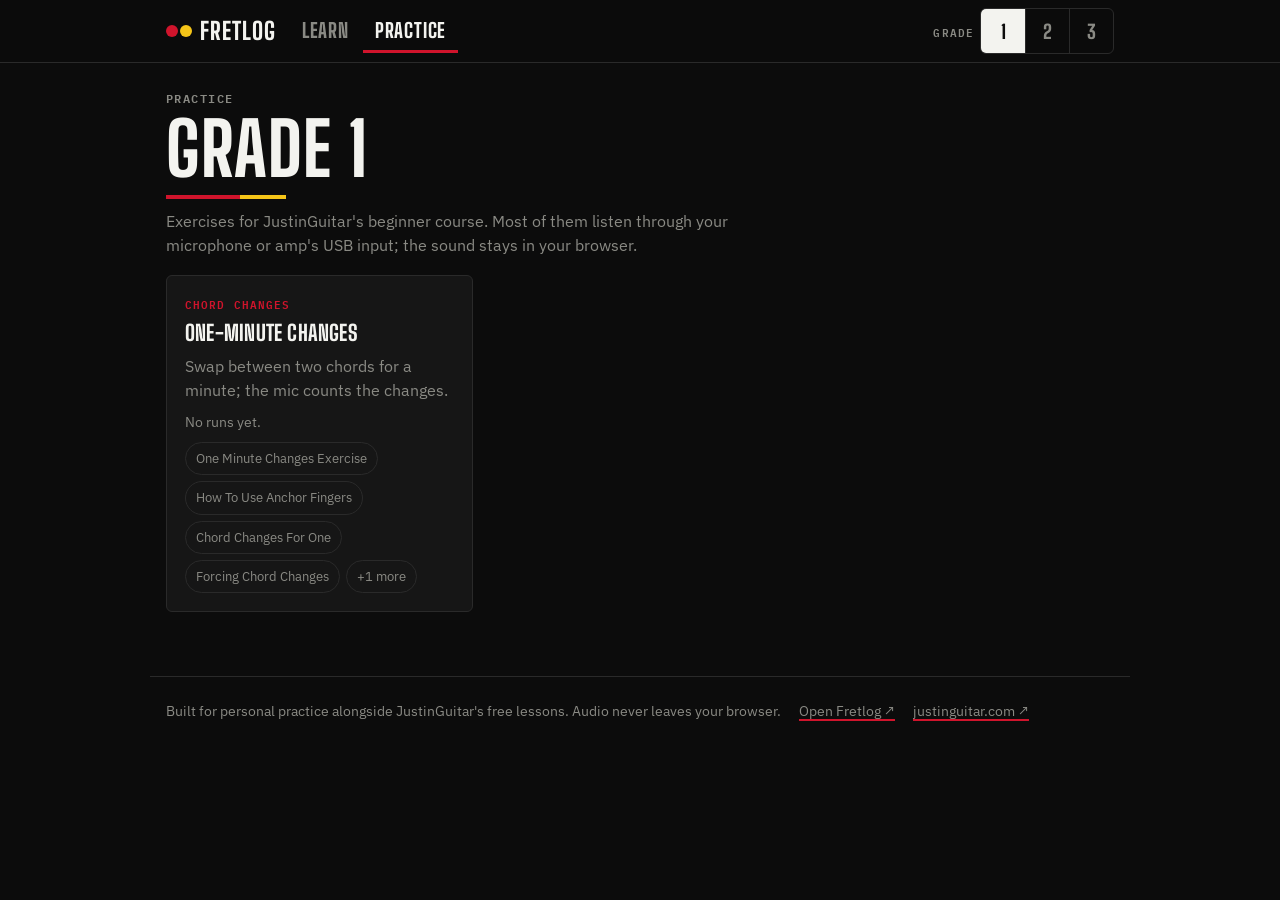
<file: index.html>
<!doctype html>
<html lang="en">
<head>
<meta charset="utf-8">
<meta name="viewport" content="width=device-width, initial-scale=1, viewport-fit=cover">
<title>Fretlog Practice</title>
<meta name="description" content="Guitar practice exercises by grade, with microphone feedback: chord changes, strum timing, chord check, note finder and scale drills.">
<meta name="theme-color" content="#0c0c0c">
<link rel="preconnect" href="https://fonts.googleapis.com">
<link rel="preconnect" href="https://fonts.gstatic.com" crossorigin>
<link rel="stylesheet" href="https://fonts.googleapis.com/css2?family=Big+Shoulders+Display:wght@700;800&family=IBM+Plex+Mono:wght@400;600&family=IBM+Plex+Sans:wght@400;600&display=swap">
<link rel="stylesheet" href="common.css">
<link rel="icon" href="data:image/svg+xml,%3Csvg xmlns='http://www.w3.org/2000/svg' viewBox='0 0 16 16'%3E%3Ccircle cx='5' cy='8' r='4' fill='%23d0142c'/%3E%3Ccircle cx='12' cy='8' r='3' fill='%23f5c518'/%3E%3C/svg%3E">
</head>
<body>
<main class="wrap">
  <section class="intro">
    <p class="eyebrow">Practice</p>
    <h1 id="title">Grade 1</h1>
    <hr class="rule">
    <p>Exercises for JustinGuitar's beginner course. Most of them listen through your microphone or amp's USB input; the sound stays in your browser.</p>
  </section>
  <div class="cards" id="cards"></div>
</main>
<script src="dsp.js"></script>
<script src="chords.js"></script>
<script src="lessons.js"></script>
<script src="exercises.js"></script>
<script src="common.js"></script>
<script>
(function () {
  "use strict";
  const EX = FretExercises, esc = F.esc;
  F.chrome("practice");
  // Best result line per engine, from that exercise's history.
  const BEST = {
    changes: r => `${r.score} changes · ${r.group}`,
    timing: r => `${r.score}% in time · ${r.group}`,
    check: r => `${r.score}% match · ${r.group}`,
    notes: r => `${r.score}% · ${r.group}`,
    follow: r => `${(r.score / 1000).toFixed(1)} s clean run`,
  };
  function render() {
    const g = F.grade();
    F.$("#title").textContent = "Grade " + g;
    document.title = `Fretlog Practice · Grade ${g}`;
    const list = EX.EXERCISES.filter(e => e.grade === g && EX.ENGINES[e.engine].ready);
    F.$("#cards").innerHTML = list.map(e => {
      const best = F.bestOf(e, F.history(e.id).list());
      const lessons = e.justinLessons.length
        ? e.justinLessons.slice(0, 4).map(s => `<a href="${F.lessonHref(s)}">${esc(F.lessonTitle(s))}</a>`).join("") + (e.justinLessons.length > 4 ? `<a href="${F.lessonHref(e.justinLessons[4])}">+${e.justinLessons.length - 4} more</a>` : "")
        : "";
      return `<article class="card">
        <span class="tag">${esc(EX.ENGINES[e.engine].name)}</span>
        <h3><a href="${esc(EX.pageFor(e))}">${esc(e.title)}</a></h3>
        <p class="muted">${esc(e.blurb)}</p>
        ${best ? `<p><span class="eyebrow">Best</span><br><span class="best">${esc(BEST[e.engine](best))}</span></p>` : `<p class="small muted">No runs yet.</p>`}
        ${lessons ? `<div class="lessons"><span class="sr">Supports lessons:</span>${lessons}</div>` : g > 1 ? `<p class="small muted">Grade ${g} lessons aren't linked yet.</p>` : ""}
      </article>`;
    }).join("") || `<p class="empty">No exercises for this grade yet.</p>`;
  }
  window.addEventListener("fret:grade", render);
  render();
})();
</script>
</body>
</html>
</file>
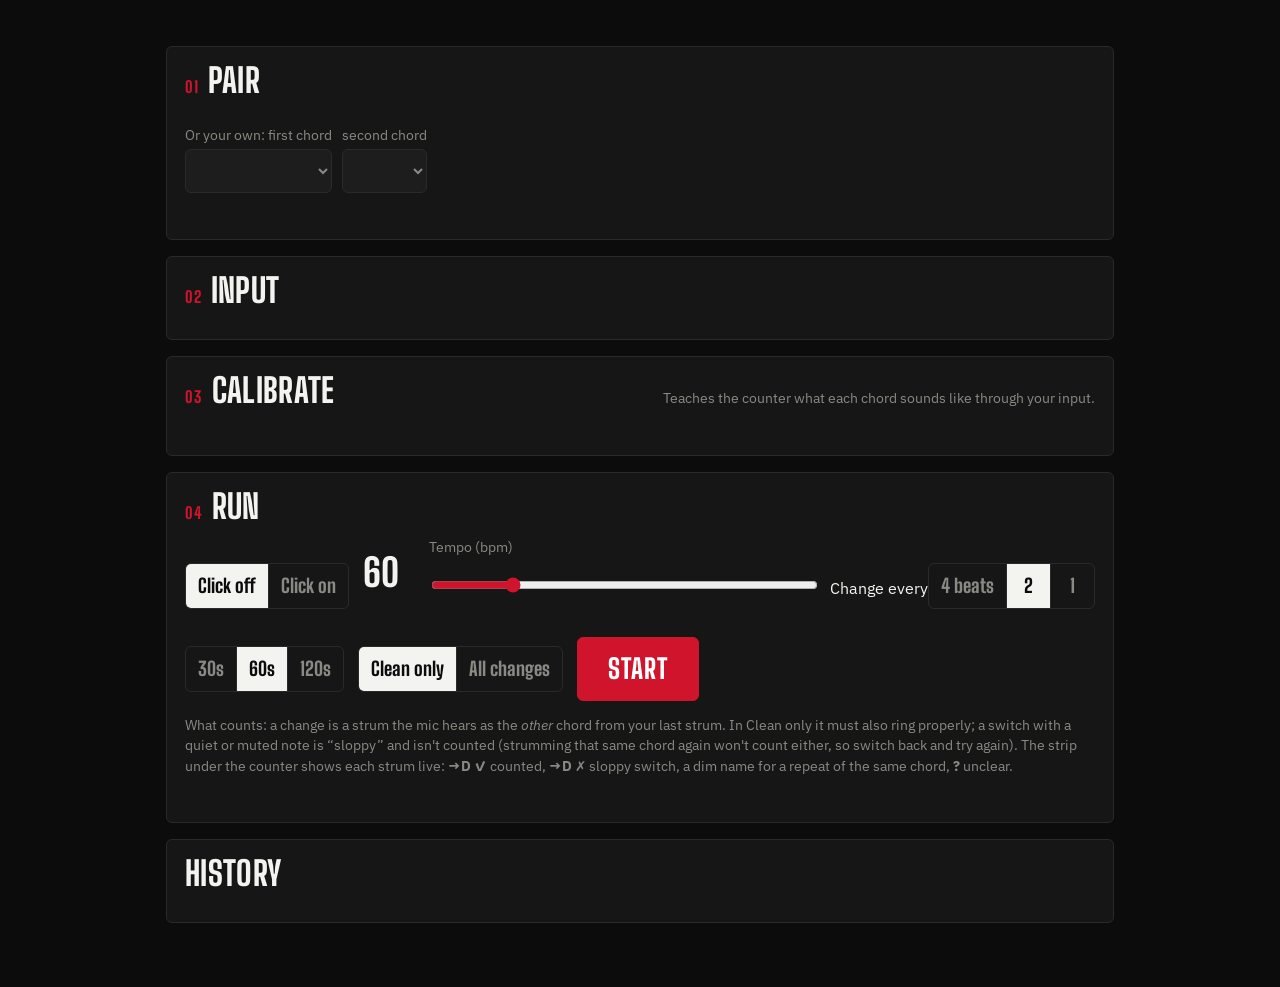
<file: changes.html>
<!doctype html>
<html lang="en">
<head>
<meta charset="utf-8">
<meta name="viewport" content="width=device-width, initial-scale=1, viewport-fit=cover">
<title>Chord Changes Counter</title>
<meta name="description" content="Count one-minute chord changes by ear: the microphone hears which chord you strum.">
<meta name="theme-color" content="#0c0c0c">
<link rel="preconnect" href="https://fonts.googleapis.com">
<link rel="preconnect" href="https://fonts.gstatic.com" crossorigin>
<link rel="stylesheet" href="https://fonts.googleapis.com/css2?family=Big+Shoulders+Display:wght@700;800&family=IBM+Plex+Mono:wght@400;600&family=IBM+Plex+Sans:wght@400;600&display=swap">
<link rel="stylesheet" href="common.css">
<link rel="icon" href="data:image/svg+xml,%3Csvg xmlns='http://www.w3.org/2000/svg' viewBox='0 0 16 16'%3E%3Ccircle cx='5' cy='8' r='4' fill='%23d0142c'/%3E%3Ccircle cx='12' cy='8' r='3' fill='%23f5c518'/%3E%3C/svg%3E">
<style>
.pairs { display: flex; flex-wrap: wrap; gap: 8px; }
.duo { display: grid; grid-template-columns: 1fr 1fr; gap: 14px; max-width: 420px; }
.calib { display: grid; grid-template-columns: repeat(auto-fit, minmax(min(100%, 230px), 1fr)); gap: 12px; }
.cal { border: 1px solid var(--line); border-radius: var(--r); padding: 14px; display: flex; flex-direction: column; gap: 10px; }
.cal .name { font: 800 2rem/1 var(--f-display); }
.dots { display: flex; gap: 8px; }
.dots i { width: 16px; height: 16px; border-radius: 50%; border: 2px solid var(--grey); }
.dots i.on { background: var(--yellow); border-color: var(--yellow); }
.cal.ok .name::after { content: " ✓"; color: var(--yellow); }
.cal.listening { border-color: var(--red); }
.dots i.bad { border-color: var(--red); background: var(--red); }
.dots i { display: inline-flex; align-items: center; justify-content: center; font: 700 .65rem/1 var(--f-mono); color: var(--black); }
.cal .why { color: var(--ink); border-left: 3px solid var(--red); padding-left: 8px; font-size: .9rem; }
.cal .rough { border-left: 3px solid var(--yellow); padding-left: 8px; font-size: .9rem; }
.pad.sloppy { border-color: var(--red); }
.durs { display: inline-flex; }
.run-row { display: flex; flex-wrap: wrap; gap: 14px; align-items: center; }

/* stage: full-screen during a run */
.stage { position: fixed; inset: 0; z-index: 50; background: var(--black); display: flex; flex-direction: column; padding: max(12px, env(safe-area-inset-top)) 16px max(16px, env(safe-area-inset-bottom)); gap: 10px; }
.stage[hidden] { display: none; }
.stage-top { display: flex; align-items: center; gap: 12px; justify-content: space-between; }
.stage-top .pair { font: 800 1.8rem/1 var(--f-display); text-transform: uppercase; }
.timer { font: 800 clamp(2.2rem, 9vw, 3.4rem)/1 var(--f-display); font-variant-numeric: tabular-nums; }
.pad { flex: 1; min-height: 0; display: flex; flex-direction: column; align-items: center; justify-content: center; border: 2px solid var(--line); border-radius: 12px; cursor: pointer; user-select: none; -webkit-user-select: none; touch-action: manipulation; gap: 6px; text-align: center; padding: 10px; }
.pad:focus-visible { outline: 3px solid var(--yellow); }
.pad .count { font: 800 clamp(7rem, 34vw, 15rem)/.85 var(--f-display); color: var(--yellow); font-variant-numeric: tabular-nums; }
.pad .count.cd { color: var(--red); }
.pad .lab { font: 800 1.4rem var(--f-display); text-transform: uppercase; letter-spacing: .1em; }
.pad.unclear { border-color: var(--grey); background: #1a1a1a; }
.pad.heard { border-color: var(--yellow); }
.tally { font: .9rem var(--f-mono); color: var(--grey); }
.stage-chords { display: grid; grid-template-columns: 1fr 1fr; gap: 12px; max-width: 360px; width: 100%; margin: 0 auto; }
@media (max-height: 640px) { .stage-chords { max-width: 240px; } }
.hint { text-align: center; color: var(--grey); font-size: .85rem; }
.metro { display: flex; flex-wrap: wrap; gap: 14px; align-items: flex-end; }
.metro .bpm { display: flex; align-items: center; gap: 12px; flex: 1 1 220px; }
.metro .bpm b { font: 800 2.4rem/1 var(--f-display); min-width: 3ch; font-variant-numeric: tabular-nums; }
.metro .bpm .field { flex: 1; }
.pace b { color: var(--yellow); }
.beats { display: flex; gap: 10px; justify-content: center; }
.beats[hidden] { display: none; }
.beats i { width: 18px; height: 18px; border-radius: 50%; border: 2px solid var(--grey); }
.beats i.chg { border-color: var(--yellow); }
.beats i.on { background: var(--ink); border-color: var(--ink); }
.beats i.chg.on { background: var(--yellow); border-color: var(--yellow); }
.stage-chords .diagram { border: 2px solid transparent; border-radius: 10px; transition: border-color .08s; }
.stage-chords .diagram.cue { border-color: var(--red); }
.hcards { display: grid; grid-template-columns: repeat(auto-fill, minmax(min(100%, 220px), 1fr)); gap: 10px; }
.hcard { border: 1px solid var(--line); border-radius: var(--r); padding: 12px; display: flex; flex-direction: column; gap: 6px; }
.hcard.cur { border-color: var(--yellow); }
.hcard .hbig { display: flex; align-items: baseline; gap: 8px; }
.hcard .hbig b { font: 800 2.2rem/1 var(--f-display); color: var(--yellow); }
.hcard svg { width: 100%; height: 28px; }
.hbar { height: 6px; background: var(--line); border-radius: 3px; overflow: hidden; }
.hbar i { display: block; height: 100%; background: var(--yellow); }
#hist .hist-list b { color: var(--ink); }
.slog { display: flex; gap: 6px; justify-content: center; flex-wrap: wrap; min-height: 30px; font: 600 .95rem/1 var(--f-mono); }
.slog i { font-style: normal; padding: 6px 8px; border-radius: 6px; border: 1px solid var(--line); color: var(--grey); }
.slog i.chg { color: var(--black); background: var(--yellow); border-color: var(--yellow); }
.slog i.bad { color: var(--ink); border-color: var(--red); background: #3a0a12; }
.slog i.soft { border-style: dashed; }
.slog i.unc { opacity: .6; }
.bd { border-collapse: collapse; font: .85rem/1.4 var(--f-mono); margin: 6px 0; width: 100%; max-width: 560px; }
.bd th, .bd td { text-align: left; padding: 4px 8px 4px 0; border-bottom: 1px solid var(--line); }
.bd th { color: var(--grey); font-weight: 400; }
</style>
</head>
<body>
<main class="wrap">
  <section class="intro" id="intro"></section>
  <div class="stack">
    <section class="panel" aria-labelledby="h-pair">
      <header><h2 id="h-pair"><span class="step">01</span>Pair</h2></header>
      <div class="pairs" id="pairs" role="group" aria-label="Justin's pairs"></div>
      <div class="row">
        <label class="field">Or your own: first chord<select id="c1"></select></label>
        <label class="field">second chord<select id="c2"></select></label>
      </div>
      <div class="duo" id="duo"></div>
      <div id="barre"></div>
    </section>

    <section class="panel" aria-labelledby="h-mic">
      <header><h2 id="h-mic"><span class="step">02</span>Input</h2></header>
      <div id="mic" class="stack"></div>
    </section>

    <section class="panel" aria-labelledby="h-cal">
      <header><h2 id="h-cal"><span class="step">03</span>Calibrate</h2><span class="small muted">Teaches the counter what each chord sounds like through your input.</span></header>
      <div class="calib" id="calib"></div>
      <p id="simline" class="small mono" aria-live="polite"></p>
    </section>

    <section class="panel" aria-labelledby="h-run">
      <header><h2 id="h-run"><span class="step">04</span>Run</h2></header>
      <div class="metro">
        <div class="seg" role="group" aria-label="Metronome" id="mon">
          <button type="button" data-on="0" aria-pressed="true">Click off</button>
          <button type="button" data-on="1" aria-pressed="false">Click on</button>
        </div>
        <div class="bpm" data-metro><b id="bpmv" class="mono">60</b><label class="field">Tempo (bpm)<input type="range" id="bpm" min="40" max="140" step="1" value="60"></label></div>
        <div class="field" data-metro>Change every<div class="seg" role="group" aria-label="Change every" id="every">
          <button type="button" data-e="4" aria-pressed="false">4 beats</button>
          <button type="button" data-e="2" aria-pressed="true">2</button>
          <button type="button" data-e="1" aria-pressed="false">1</button>
        </div></div>
      </div>
      <p class="small pace" id="pace" data-metro aria-live="polite"></p>
      <div class="run-row">
        <div class="seg durs" role="group" aria-label="Duration" id="durs">
          <button type="button" data-d="30" aria-pressed="false">30s</button>
          <button type="button" data-d="60" aria-pressed="true">60s</button>
          <button type="button" data-d="120" aria-pressed="false">120s</button>
        </div>
        <div class="seg" role="group" aria-label="What counts" id="cmode">
          <button type="button" data-m="clean" aria-pressed="true">Clean only</button>
          <button type="button" data-m="all" aria-pressed="false">All changes</button>
        </div>
        <button type="button" class="btn red big" id="start">Start</button>
      </div>
      <p class="small muted">What counts: a change is a strum the mic hears as the <em>other</em> chord from your last strum. In Clean only it must also ring properly; a switch with a quiet or muted note is “sloppy” and isn't counted (strumming that same chord again won't count either, so switch back and try again). The strip under the counter shows each strum live: <b>→D ✓</b> counted, <b>→D ✗</b> sloppy switch, a dim name for a repeat of the same chord, <b>?</b> unclear.</p>
      <p class="small muted" id="runnote"></p>
      <div id="result"></div>
    </section>

    <section class="panel" aria-labelledby="h-hist">
      <header><h2 id="h-hist">History</h2></header>
      <div id="hist"></div>
    </section>
  </div>
</main>

<section class="stage" id="stage" hidden aria-label="Run in progress">
  <div class="stage-top">
    <span class="pair" id="s-pair"></span>
    <span class="timer" id="s-timer" aria-live="off">1:00</span>
    <button type="button" class="btn ghost sm" id="s-cancel">Cancel</button>
  </div>
  <div class="pad" id="pad" role="button" tabindex="0" aria-label="Add one change by hand">
    <span class="count" id="s-count">3</span>
    <span class="lab" id="s-lab">get ready</span>
    <span class="tally" id="s-tally"></span>
  </div>
  <div class="slog" id="s-log" aria-hidden="true"></div>
  <div class="beats" id="s-beats" hidden aria-hidden="true"></div>
  <div class="stage-chords" id="s-chords"></div>
  <p class="hint">Tap the number or press Space to add a change by hand.</p>
</section>

<script src="dsp.js"></script>
<script src="chords.js"></script>
<script src="lessons.js"></script>
<script src="exercises.js"></script>
<script src="common.js"></script>
<script>
(function () {
  "use strict";
  const D = FretDSP, CH = FretChords, EX = FretExercises, $ = F.$, esc = F.esc;

  const pairOf = CH.parsePair;
  const pairName = ([a, b]) => `${CH.label(a)}–${CH.label(b)}`;

  // ----- which exercise / pair -----
  let ex, pair;
  {
    const h = F.safeDecode(location.hash.slice(1));
    const hit = F.exerciseFromHash("changes");
    if (hit) { ex = hit.ex; pair = pairOf(hit.extra); }
    else if (pairOf(h)) { // legacy "#A-D"
      pair = pairOf(h);
      const key = pair.join("–");
      ex = EX.EXERCISES.find(e => e.engine === "changes" && e.grade === F.grade() && e.params.pairs.includes(key))
        || EX.EXERCISES.find(e => e.engine === "changes" && e.params.pairs.includes(key)) || F.firstExercise("changes", F.grade());
    } else ex = F.firstExercise("changes", F.grade());
    if (!pair) pair = pairOf(ex.params.pairs[0]);
  }
  F.chrome("practice", () => { location.href = "index.html"; });
  F.exerciseIntro($("#intro"), ex);
  const gradeChords = Object.keys(CH.CHORDS).filter(k => EX.EXERCISES.some(e => e.engine === "changes" && e.grade <= ex.grade && e.params.pairs.some(p => p.split("–").includes(k))));

  // ----- state -----
  const mic = new F.Mic();
  let analyzer = null, calib = null, run = null, duration = 60;
  const tplAll = () => { const t = F.store.get("tpl", {}); return t && typeof t === "object" ? t : {}; };
  // Stored template: an array (older versions) or {v, rough}. rough = calibrated via "Use it anyway".
  const tplEntry = c => {
    const all = tplAll(), t = F.has(all, mic.deviceKey) ? all[mic.deviceKey] : null;
    if (!t || typeof t !== "object" || !F.has(t, c)) return null;
    const e = t[c], v = Array.isArray(e) ? e : e && e.v;
    return Array.isArray(v) && v.length === 12 ? { v, rough: !!(e && e.rough) } : null;
  };
  // Templates for the pair; an uncalibrated chord falls back to its generic (ideal) chroma.
  const templates = () => {
    const t = {}, generic = [];
    pair.forEach(c => { const e = tplEntry(c); if (e) t[c] = e.v; else { t[c] = D.idealChroma(CH.CHORDS[c]); generic.push(c); } });
    return { t, generic };
  };
  const saveTemplate = (chord, v, rough) => {
    const all = tplAll(), dev = (all[mic.deviceKey] = F.has(all, mic.deviceKey) && all[mic.deviceKey] || {});
    dev[chord] = { v: v.map(x => +x.toFixed(4)), rough: !!rough };
    F.store.set("tpl", all);
  };
  const checkHref = c => { const e = EX.EXERCISES.find(x => x.engine === "check" && x.params.chords.includes(c)); return e ? EX.pageFor(e) + "/" + encodeURIComponent(c) : null; };
  let countMode = F.store.get("cmode", "clean") === "all" ? "all" : "clean";
  F.$$("#cmode [data-m]").forEach(x => x.setAttribute("aria-pressed", String(x.dataset.m === countMode)));
  $("#cmode").addEventListener("click", e => { const b = e.target.closest("[data-m]"); if (!b || run) return; countMode = b.dataset.m; F.store.set("cmode", countMode); F.$$("#cmode [data-m]").forEach(x => x.setAttribute("aria-pressed", String(x === b))); renderHist(); });

  // ----- pair UI -----
  function renderPair() {
    $("#pairs").innerHTML = ex.params.pairs.map(p => `<button type="button" class="chip" data-p="${esc(p)}" aria-pressed="${p === pair.join("–")}">${esc(pairName(p.split("–")))}</button>`).join("");
    const opts = sel => gradeChords.map(k => `<option value="${esc(k)}"${k === sel ? " selected" : ""}>${esc(CH.label(k))}</option>`).join("");
    $("#c1").innerHTML = opts(pair[0]); $("#c2").innerHTML = opts(pair[1]);
    $("#duo").innerHTML = pair.map(c => `<div class="diagram" data-c="${esc(c)}">${F.chordSVG(c)}</div>`).join("");
    const barre = pair.some(c => F.has(CH.BARRE, c)) || ex.params.barreNote;
    $("#barre").innerHTML = barre ? `<p class="note">Barre chords are harder to tell apart by ear: expect more “unclear” strums, and use the manual tap as backup.</p>` : "";
    history.replaceState(null, "", "#" + ex.id + "/" + encodeURIComponent(pair.join("-")));
    renderCalib(); renderHist();
  }
  $("#pairs").addEventListener("click", e => { const b = e.target.closest("[data-p]"); if (!b || run) return; pair = b.dataset.p.split("–"); calib = null; renderPair(); });
  ["#c1", "#c2"].forEach((s, i) => $(s).addEventListener("change", () => {
    if (run) return;
    const np = pair.slice(); np[i] = $(s).value;
    if (np[0] === np[1]) { $("#runnote").textContent = "Pick two different chords."; renderPair(); return; }
    pair = np; calib = null; renderPair();
  }));

  // ----- calibration -----
  // Each calibration strum must be a clean version of the chord (D.strumQuality vs the shape's ideal, >= CAL_MIN,
  // no quiet chord tone). Rejected strums don't count; after 3 rejects in a row "Use it anyway" stores a rough template.
  function reasonText(c, q) {
    const why = q.reason.type === "string" ? `the ${CH.STRING_NAMES[q.reason.string]} string may be muted`
      : q.reason.type === "note" ? `${q.reason.name} is quiet, so a string may be muted` : `it doesn't quite sound like ${CH.label(c)}`;
    return `That one sounded off — ${why}. Re-strum, letting every string ring.`;
  }
  function renderCalib() {
    const on = !!analyzer;
    $("#calib").innerHTML = pair.map(c => {
      const e = tplEntry(c), listening = calib && calib.chord === c;
      const marks = listening ? calib.marks : e && !e.rough ? ["ok", "ok", "ok"] : [];
      const okN = marks.filter(m => m === "ok").length;
      const dots = marks.slice(-8).map(m => `<i class="${m === "ok" ? "on" : "bad"}" aria-hidden="true">${m === "ok" ? "✓" : "✗"}</i>`).join("") + Array.from({ length: Math.max(0, 3 - okN) }, () => "<i></i>").join("");
      const href = checkHref(c);
      const status = listening
        ? (calib.why ? `<p class="why">${esc(calib.why)}</p>` : "") + `<p class="small muted">Strum ${esc(CH.label(c))} — ${3 - okN} more clean strum${3 - okN === 1 ? "" : "s"}, one at a time, letting each ring.</p>`
          + (calib.rejectRun >= 3 ? `<div class="row"><button type="button" class="btn sm" data-anyway="${esc(c)}">Use it anyway</button>${href ? `<a class="small" href="${esc(href)}">Check ${esc(CH.label(c))} string by string ↗</a>` : ""}</div>` : "")
        : e && e.rough ? `<p class="rough">Calibrated with a rough chord — try ${href ? `<a href="${esc(href)}">Chord check</a>` : "Chord check"} for this chord, then recalibrate.</p>`
        : e ? `<p class="small muted">Calibrated for this input.</p>`
        : `<p class="small muted">Using a generic ${esc(CH.label(c))} — calibrate for better accuracy.</p>`;
      return `<div class="cal${e && !listening ? " ok" : ""}${listening ? " listening" : ""}">
        <span class="name">${esc(CH.label(c))}</span>
        <div class="dots" aria-label="${okN} of 3 clean strums${listening ? `, ${marks.length - okN} rejected` : ""}">${dots}</div>
        ${status}
        <button type="button" class="btn${e ? "" : " red"} sm" data-cal="${esc(c)}" ${on ? "" : "disabled"}>${listening ? "Cancel" : e ? "Recalibrate" : `Calibrate ${esc(CH.label(c))}`}</button></div>`;
    }).join("");
    const { t, generic } = templates();
    const s = D.cosine(t[pair[0]], t[pair[1]]);
    $("#simline").innerHTML = !on ? "Enable the microphone to calibrate." :
      (generic.length === 2 ? "Not calibrated: using generic chord shapes. " : "") +
      `Similarity between the two: <b>${s.toFixed(2)}</b>` + (s > D.C.SIMILAR_WARN ? ` — <span style="color:var(--yellow)">these two sound very similar to the mic; results may be shaky.</span>` : " — distinct enough.");
    $("#runnote").textContent = !on ? "No mic? You can still run it and tap to count by hand." :
      generic.length ? `Ready (using a generic ${generic.map(CH.label).join(" and ")}). Calibrating makes counting more reliable.` : "Ready. Strum each chord once per change; the mic counts the switches.";
  }
  $("#calib").addEventListener("click", e => {
    if (run) return;
    const any = e.target.closest("[data-anyway]");
    if (any && calib) { saveTemplate(calib.chord, D.averageVectors(calib.all), true); calib = null; renderCalib(); return; }
    const b = e.target.closest("[data-cal]"); if (!b) return;
    const c = b.dataset.cal;
    calib = calib && calib.chord === c ? null : { chord: c, vs: [], all: [], marks: [], rejectRun: 0, why: "" };
    renderCalib();
  });

  // ----- mic -----
  F.micPanel($("#mic"), mic, {
    sensitivity: true,
    onReady() {
      mic.needSpectrum = true;
      analyzer = D.createStrumAnalyzer({ sampleRate: mic.ctx.sampleRate, fftSize: mic.an.fftSize, noiseFloor: mic.floor, k: mic.k });
      if (!mic._hooked) { mic._hooked = true; mic.on(onFrame); }
      calib = null; renderCalib();
    },
  });
  function onFrame(frame) {
    if (!frame.mag || !analyzer) return;
    analyzer.detector.opts.noiseFloor = mic.floor; analyzer.detector.opts.k = mic.k;
    analyzer.feed(frame).forEach(ev => { if (ev.type === "strum") onStrum(ev); });
  }
  function onStrum(ev) {
    if (calib) {
      const q = D.strumQuality(ev.chroma, CH.CHORDS[calib.chord], D.C.CAL_MIN);
      calib.all.push(ev.chroma);
      if (q.ok) { calib.vs.push(ev.chroma); calib.marks.push("ok"); calib.rejectRun = 0; calib.why = ""; }
      else { calib.marks.push("bad"); calib.rejectRun++; calib.why = reasonText(calib.chord, q); }
      if (calib.vs.length >= 3) { saveTemplate(calib.chord, D.averageVectors(calib.vs), false); calib = null; }
      renderCalib(); return;
    }
    if (run && run.phase === "live") {
      const r = D.classify(ev.chroma, run.templates);
      const q = r.chord ? D.strumQuality(ev.chroma, CH.CHORDS[r.chord], D.C.RUN_CLEAN_MIN) : null;
      const prev = run.counter.state.last, counted = run.counter.push(r.chord, q ? q.ok : true);
      run.log.push({ chord: r.chord, ok: q ? q.ok : null, sw: !!r.chord && prev != null && r.chord !== prev, counted, reason: q && !q.ok ? q.reason : null });
      if (r.chord) { run.current = r.chord; flash(q.ok ? "heard" : "sloppy"); } else flash("unclear");
      paintStage(); paintLog();
    }
  }

  // ----- metronome -----
  // One click per beat; the change beat (every `every` beats) is accented and the chord to switch to is outlined on stage.
  // The mic analyser notches the click's pitch while it plays (dsp: notch), so speaker bleed isn't counted as a strum.
  const clampInt = (v, lo, hi, d) => { v = Math.round(+v); return v >= lo && v <= hi ? v : d; };
  let metro = F.store.get("metro", false) === true, bpm = clampInt(F.store.get("mbpm", 60), 40, 140, 60), every = [1, 2, 4].includes(+F.store.get("mevery", 2)) ? +F.store.get("mevery", 2) : 2;
  let actx = null;
  const audio = () => { if (mic.ctx) return mic.ctx; if (!actx) actx = new (window.AudioContext || window.webkitAudioContext)(); return actx; };
  function click(c, t, accent) {
    const o = c.createOscillator(), g = c.createGain();
    o.frequency.value = D.C.CLICK_HZ; o.type = "sine";
    g.gain.setValueAtTime(0, t); g.gain.linearRampToValueAtTime(accent ? 0.6 : 0.25, t + 0.0025); g.gain.exponentialRampToValueAtTime(0.001, t + 0.05);
    o.connect(g); g.connect(c.destination); o.start(t); o.stop(t + 0.06);
  }
  function paintMetro() {
    F.$$("#mon [data-on]").forEach(x => x.setAttribute("aria-pressed", String((x.dataset.on === "1") === metro)));
    F.$$("#every [data-e]").forEach(x => x.setAttribute("aria-pressed", String(+x.dataset.e === every)));
    F.$$("[data-metro]").forEach(x => { x.hidden = !metro; });
    $("#bpm").value = bpm; $("#bpmv").textContent = bpm;
    const rate = Math.round(bpm / every);
    $("#pace").innerHTML = `Strum on every click, switch chords on the accent: <b>${rate} changes a minute</b>. ` +
      (rate >= 30 ? "That's Justin's target pace." : `Justin's target is about 30; ${bpm >= 60 && every > 2 ? "try every 2 beats" : "nudge the tempo up"} when this feels easy.`) +
      ` The counter ignores the click's pitch, but headphones still help.`;
  }
  $("#mon").addEventListener("click", e => { const b = e.target.closest("[data-on]"); if (!b || run) return; metro = b.dataset.on === "1"; F.store.set("metro", metro); paintMetro(); });
  $("#every").addEventListener("click", e => { const b = e.target.closest("[data-e]"); if (!b || run) return; every = +b.dataset.e; F.store.set("mevery", every); paintMetro(); });
  $("#bpm").addEventListener("input", () => { if (run) return; bpm = clampInt($("#bpm").value, 40, 140, 60); F.store.set("mbpm", bpm); paintMetro(); });
  paintMetro();

  // ----- run -----
  $("#durs").addEventListener("click", e => { const b = e.target.closest("[data-d]"); if (!b) return; duration = +b.dataset.d; F.$$("#durs [data-d]").forEach(x => x.setAttribute("aria-pressed", String(x === b))); });
  const stage = $("#stage"), pad = $("#pad");
  function fmtT(s) { s = Math.max(0, Math.ceil(s)); return Math.floor(s / 60) + ":" + String(s % 60).padStart(2, "0"); }
  function paintStage() {
    if (!run) return;
    const s = run.counter.state;
    if (run.phase === "live") {
      $("#s-count").textContent = s.changes + run.manual; $("#s-count").classList.remove("cd");
      $("#s-lab").textContent = "changes";
      $("#s-lab").textContent = run.mode === "clean" ? "clean changes" : "changes";
      $("#s-tally").textContent = !analyzer ? `${run.manual} manual · mic off` :
        `${s.changes} heard · ${s.sloppyChanges} sloppy · ${run.manual} manual · ${s.unclear} unclear`;
    }
    F.$$("#s-chords .diagram").forEach(d => d.classList.toggle("live", d.dataset.c === run.current));
  }
  // Metronome cue: light the current beat; outline the chord that should be ringing now.
  function paintBeat(k) {
    const m = run.metro, j = k - 4; // beats 0..3 are the count-in
    F.$$("#s-beats i").forEach((x, i) => x.classList.toggle("on", i === ((k % 4) + 4) % 4));
    const cue = j < 0 ? m.pair[0] : m.pair[Math.floor(j / m.every) % 2];
    F.$$("#s-chords .diagram").forEach(d => d.classList.toggle("cue", d.dataset.c === cue));
  }
  let flashT;
  function flash(kind) { pad.classList.remove("unclear", "heard", "sloppy"); void pad.offsetWidth; pad.classList.add(kind); clearTimeout(flashT); flashT = setTimeout(() => pad.classList.remove("unclear", "heard", "sloppy"), kind === "heard" ? 250 : 350); }
  function addManual() { if (run && run.phase === "live") { run.manual++; flash("heard"); paintStage(); } }
  pad.addEventListener("pointerdown", e => { e.preventDefault(); addManual(); });
  document.addEventListener("keydown", e => {
    if (!run) return;
    if (e.code === "Space" || (e.key === "Enter" && document.activeElement === pad)) { e.preventDefault(); if (!e.repeat) addManual(); }
    if (e.key === "Escape") endRun(false);
  });
  $("#s-cancel").addEventListener("click", () => endRun(false));

  $("#start").addEventListener("click", () => {
    if (run) return;
    calib = null; renderCalib();
    const tp = templates();
    run = { phase: "count", mode: countMode, counter: D.createChangeCounter({ countSloppy: countMode === "all" }), templates: tp.t, generic: tp.generic, manual: 0, log: [], current: null, dur: duration, pair: pair.slice() };
    $("#s-pair").textContent = pairName(pair);
    $("#s-chords").innerHTML = pair.map(c => `<div class="diagram" data-c="${esc(c)}">${F.chordSVG(c)}</div>`).join("");
    $("#s-timer").textContent = fmtT(duration); $("#s-tally").textContent = ""; $("#s-log").innerHTML = ""; $("#s-lab").textContent = "get ready";
    stage.hidden = false; document.body.style.overflow = "hidden"; pad.focus();
    F.wake.on();
    $("#s-beats").hidden = !metro;
    if (metro) { startMetro(); return; }
    let n = 3;
    const cd = () => {
      if (!run) return;
      if (n > 0) { $("#s-count").textContent = n; $("#s-count").classList.add("cd"); n--; run.cdT = setTimeout(cd, 1000); return; }
      run.phase = "live"; run.t0 = performance.now();
      if (analyzer) analyzer.reset();
      paintStage();
      run.tick = setInterval(() => {
        const left = run.dur - (performance.now() - run.t0) / 1000;
        $("#s-timer").textContent = fmtT(left);
        if (left <= 0) endRun(true);
      }, 100);
    };
    cd();
  });

  // Live strum log: the last strums the mic heard, newest last. ✓ = a counted change, ✗ = a switch that rang sloppy.
  function chipOf(x) {
    if (!x.chord) return `<i class="unc">?</i>`;
    const n = esc(CH.label(x.chord));
    if (x.counted) return `<i class="chg${x.ok === false ? " soft" : ""}">→${n} ✓</i>`;
    if (x.sw) return `<i class="bad">→${n} ✗</i>`;
    return `<i class="${x.ok === false ? "soft" : ""}">${n}</i>`;
  }
  function paintLog() { if (run) $("#s-log").innerHTML = run.log.slice(-10).map(chipOf).join(""); }
  // Per target chord: switches into it that counted vs rang sloppy, plus the most common reason a strum of it was sloppy.
  function breakdown(log, prs) {
    return prs.map(c => {
      const into = log.filter(x => x.sw && x.chord === c), bad = log.filter(x => x.chord === c && x.ok === false);
      const why = {};
      bad.forEach(x => { const k = x.reason.type === "string" ? `${CH.STRING_NAMES[x.reason.string]} string quiet` : x.reason.type === "note" ? `${x.reason.name} note quiet` : "didn't fully sound like it"; why[k] = (why[k] || 0) + 1; });
      const top = Object.entries(why).sort((a, b) => b[1] - a[1])[0];
      return { c, ok: into.filter(x => x.ok).length, sloppy: into.filter(x => x.ok === false).length, strums: log.filter(x => x.chord === c).length, bad: bad.length, top: top ? `${top[0]} (${top[1]}×)` : null };
    });
  }

  // Count-in of 4 clicks, then the run starts on the next beat; all timing runs on the audio clock.
  function startMetro() {
    const c = audio(); c.resume && c.resume();
    const beat = 60 / bpm, T0 = c.currentTime + 0.3, Ts = T0 + 4 * beat;
    const m = run.metro = { bpm, every, beat, T0, Ts, c, next: 0, last: -1, pair: run.pair };
    const nBeats = 4 + Math.ceil(run.dur / beat);
    $("#s-beats").innerHTML = Array.from({ length: 4 }, (_, i) => `<i class="${every === 1 || i % every === 0 ? "chg" : ""}"></i>`).join("");
    if (analyzer) analyzer.notch = true;
    $("#s-count").classList.add("cd"); $("#s-count").textContent = 4; $("#s-lab").textContent = "count-in";
    run.tick = setInterval(() => {
      if (!run) return;
      const now = c.currentTime;
      while (m.next < nBeats && T0 + m.next * beat < now + 0.12) { const k = m.next++; click(c, T0 + k * beat, k < 4 ? k === 0 : (k - 4) % every === 0); }
      const k = Math.floor((now - T0) / beat);
      if (k >= 0 && k !== m.last) { m.last = k; paintBeat(k); if (k < 4) $("#s-count").textContent = 4 - k; }
      if (run.phase === "count" && now >= Ts) {
        run.phase = "live"; run.t0 = performance.now() - (now - Ts) * 1000;
        if (analyzer) analyzer.reset();
        paintStage();
      }
      if (run.phase === "live") {
        const left = run.dur - (performance.now() - run.t0) / 1000;
        $("#s-timer").textContent = fmtT(left);
        if (left <= 0) endRun(true);
      }
    }, 25);
  }

  function endRun(done) {
    if (!run) return;
    clearTimeout(run.cdT); clearInterval(run.tick);
    if (analyzer) analyzer.notch = false;
    F.$$("#s-chords .diagram").forEach(d => d.classList.remove("cue"));
    const r = run; run = null;
    stage.hidden = true; document.body.style.overflow = ""; F.wake.off();
    if (!done || r.phase !== "live") { $("#start").focus(); return; }
    const s = r.counter.state, total = s.changes + r.manual, strums = s.clean + s.sloppy + s.unclear;
    const clean = strums ? Math.round(s.clean / strums * 100) : null;
    const name = pairName(r.pair), durTxt = r.dur === 60 ? "" : ` (${r.dur} s)`, cleanMode = r.mode === "clean";
    const noun = cleanMode ? "clean changes" : "changes";
    const parts = [`${name} · ${total} ${noun}` + (r.manual ? ` (${s.changes} heard + ${r.manual} manual)` : ""),
      analyzer ? `${s.sloppyChanges} sloppy` + (cleanMode ? "" : " (included)") : null,
      clean != null ? `${clean}% clean strums` : null, r.dur !== 60 ? `${r.dur} s` : null,
      r.generic.length ? `generic ${r.generic.map(CH.label).join(" + ")}` : null,
      r.metro ? `click ${r.metro.bpm} bpm, change every ${r.metro.every}` : null].filter(Boolean);
    const line = parts.join(" · ");
    const bd = breakdown(r.log, r.pair), worst = bd.filter(b => b.sloppy + b.bad > 0).sort((a, b) => (b.sloppy + b.bad) - (a.sloppy + a.bad))[0];
    const copyText = `${name} ${total}${durTxt}`;
    F.history(ex.id).add({ group: name + (cleanMode ? "" : " · all changes") + (r.dur === 60 ? "" : ` · ${r.dur}s`), score: total, heard: s.changes, sloppy: s.sloppyChanges, manual: r.manual, clean, dur: r.dur, mode: r.mode,
      into: Object.fromEntries(bd.map(b => [b.c, { ok: b.ok, sloppy: b.sloppy }])),
      bpm: r.metro ? r.metro.bpm : null, every: r.metro ? r.metro.every : null,
      text: `${total} ${cleanMode ? "clean" : "all"}${s.sloppyChanges ? ` · ${s.sloppyChanges} sloppy` : ""}${clean != null ? ` · ${clean}% clean` : ""}${durTxt}${r.metro ? ` · ${r.metro.bpm} bpm/${r.metro.every}` : ""}` });
    $("#result").innerHTML = `<div class="result" tabindex="-1">
      <p class="eyebrow">Result</p>
      <p class="headline">${esc(name)} · <em>${total}</em> ${noun}</p>
      <p class="mono small">${esc(line)}</p>
      ${bd.some(b => b.strums) ? `<table class="bd"><thead><tr><th>Switching to</th><th>Counted</th><th>Sloppy</th><th>What sounded off</th></tr></thead><tbody>${bd.map(b => `<tr><td>${esc(CH.label(b.c))}</td><td>${b.ok}</td><td>${b.sloppy}</td><td>${b.top ? esc(b.top) : b.strums ? "rang clean" : "not heard"}</td></tr>`).join("")}</tbody></table>
      ${worst ? `<p class="small">Weak spot: getting to <b>${esc(CH.label(worst.c))}</b>. ${worst.top ? `Mostly ${esc(worst.top.replace(/ \(\d+×\)$/, ""))}: ` : ""}check that finger on its own${checkHref(worst.c) ? ` in <a href="${esc(checkHref(worst.c))}">Chord check</a>` : ""}.</p>` : ""}` : ""}
      <div class="row"><button type="button" class="btn red" data-copy>Copy for Fretlog</button>
        <a class="btn" href="https://claude.ai/artifact/UxnD5gaehyATeUWixntR8b" target="_blank" rel="noopener">Open Fretlog ↗</a>
        <button type="button" class="btn ghost" data-again>Again</button></div>
      <div data-fallback></div></div>`;
    const res = $("#result .result");
    res.querySelector("[data-copy]").addEventListener("click", async e => { const ok = await F.copy(copyText, res.querySelector("[data-fallback]")); e.target.textContent = ok ? `Copied “${copyText}”` : "Select and copy below"; });
    res.querySelector("[data-again]").addEventListener("click", () => $("#start").click());
    res.focus();
    renderHist();
  }

  // History: one card per pair (current pair first). Headline = best clean one-minute count vs Justin's ~30 target;
  // all-changes and 30 s bests are secondary. Rows spell out changes vs strum cleanliness, which used to read alike.
  const TARGET = 30;
  const recInfo = r => {
    const g = String(r.group || ""), parts = g.split(" · ");
    const mode = r.mode === "all" || r.mode === "clean" ? r.mode : (g.includes("all changes") ? "all" : "clean");
    const dur = Number.isFinite(r.dur) ? r.dur : (/· (\d+)s/.exec(g) ? +/· (\d+)s/.exec(g)[1] : 60);
    return { pair: parts[0] || "—", mode, dur };
  };
  function renderHist() {
    const el = $("#hist"), h = F.history(ex.id), recs = h.list();
    if (!recs.length) { el.innerHTML = `<p class="empty">No runs yet. Your results are kept in this browser only.</p>`; return; }
    const byPair = new Map();
    recs.forEach(r => { const i = recInfo(r); if (!byPair.has(i.pair)) byPair.set(i.pair, []); byPair.get(i.pair).push(Object.assign({ r }, i)); });
    const cur = pairName(pair);
    const order = [...byPair.keys()].sort((a, b) => (b === cur) - (a === cur) || Math.max(...byPair.get(b).map(x => x.r.t || 0)) - Math.max(...byPair.get(a).map(x => x.r.t || 0)));
    const best = xs => xs.length ? Math.max(...xs.map(x => x.r.score)) : null;
    const cards = order.map(p => {
      const xs = byPair.get(p), main = xs.filter(x => x.mode === "clean" && x.dur === 60);
      const b = best(main), bAll = best(xs.filter(x => x.mode === "all" && x.dur === 60)), b30 = best(xs.filter(x => x.dur === 30));
      const pct = b == null ? 0 : Math.min(100, Math.round(b / TARGET * 100));
      const extra = [bAll != null ? `all changes ${bAll}` : null, b30 != null ? `30 s ${b30}` : null].filter(Boolean).join(" · ");
      return `<div class="hcard${p === cur ? " cur" : ""}">
        <span class="eyebrow">${esc(p)}</span>
        <div class="hbig"><b>${b == null ? "—" : b}</b><span class="small muted">/ ${TARGET} clean a minute</span></div>
        <div class="hbar" role="img" aria-label="${pct}% of the target"><i style="width:${pct}%"></i></div>
        ${main.length >= 2 ? F.sparkline(main.slice(-20).map(x => x.r.score)) : ""}
        <span class="small muted">${xs.length} run${xs.length === 1 ? "" : "s"}${extra ? " · " + esc(extra) : ""}</span></div>`;
    }).join("");
    const row = r => {
      const i = recInfo(r), n = [`<b>${r.score}</b> ${i.mode === "all" ? "changes" : "clean changes"}${i.dur !== 60 ? ` in ${i.dur} s` : ""}`];
      if (Number.isFinite(r.sloppy) && r.sloppy) n.push(`${r.sloppy} sloppy${i.mode === "all" ? " incl." : ""}`);
      if (Number.isFinite(r.clean)) n.push(`${r.clean}% of strums clean`);
      if (Number.isFinite(r.bpm)) n.push(`click ${r.bpm}/${r.every}`);
      return `<li><span>${F.fmtDate(r.t)} · ${esc(i.pair)}</span><span>${n.join(" · ")}</span></li>`;
    };
    el.innerHTML = `<div class="hcards">${cards}</div>
      <ul class="hist-list">${recs.slice(-12).reverse().map(row).join("")}</ul>
      <div class="row"><button type="button" class="btn ghost sm" data-clear>Clear history</button></div>`;
    F.inlineConfirm(el.querySelector("[data-clear]"), () => { h.clear(); renderHist(); });
  }
  window.addEventListener("hashchange", () => { const h = F.exerciseFromHash("changes"); if (h && h.ex.id !== ex.id) location.reload(); else if (h && pairOf(h.extra) && pairOf(h.extra).join() !== pair.join()) { pair = pairOf(h.extra); renderPair(); } });
  renderPair();
})();
</script>
</body>
</html>
</file>
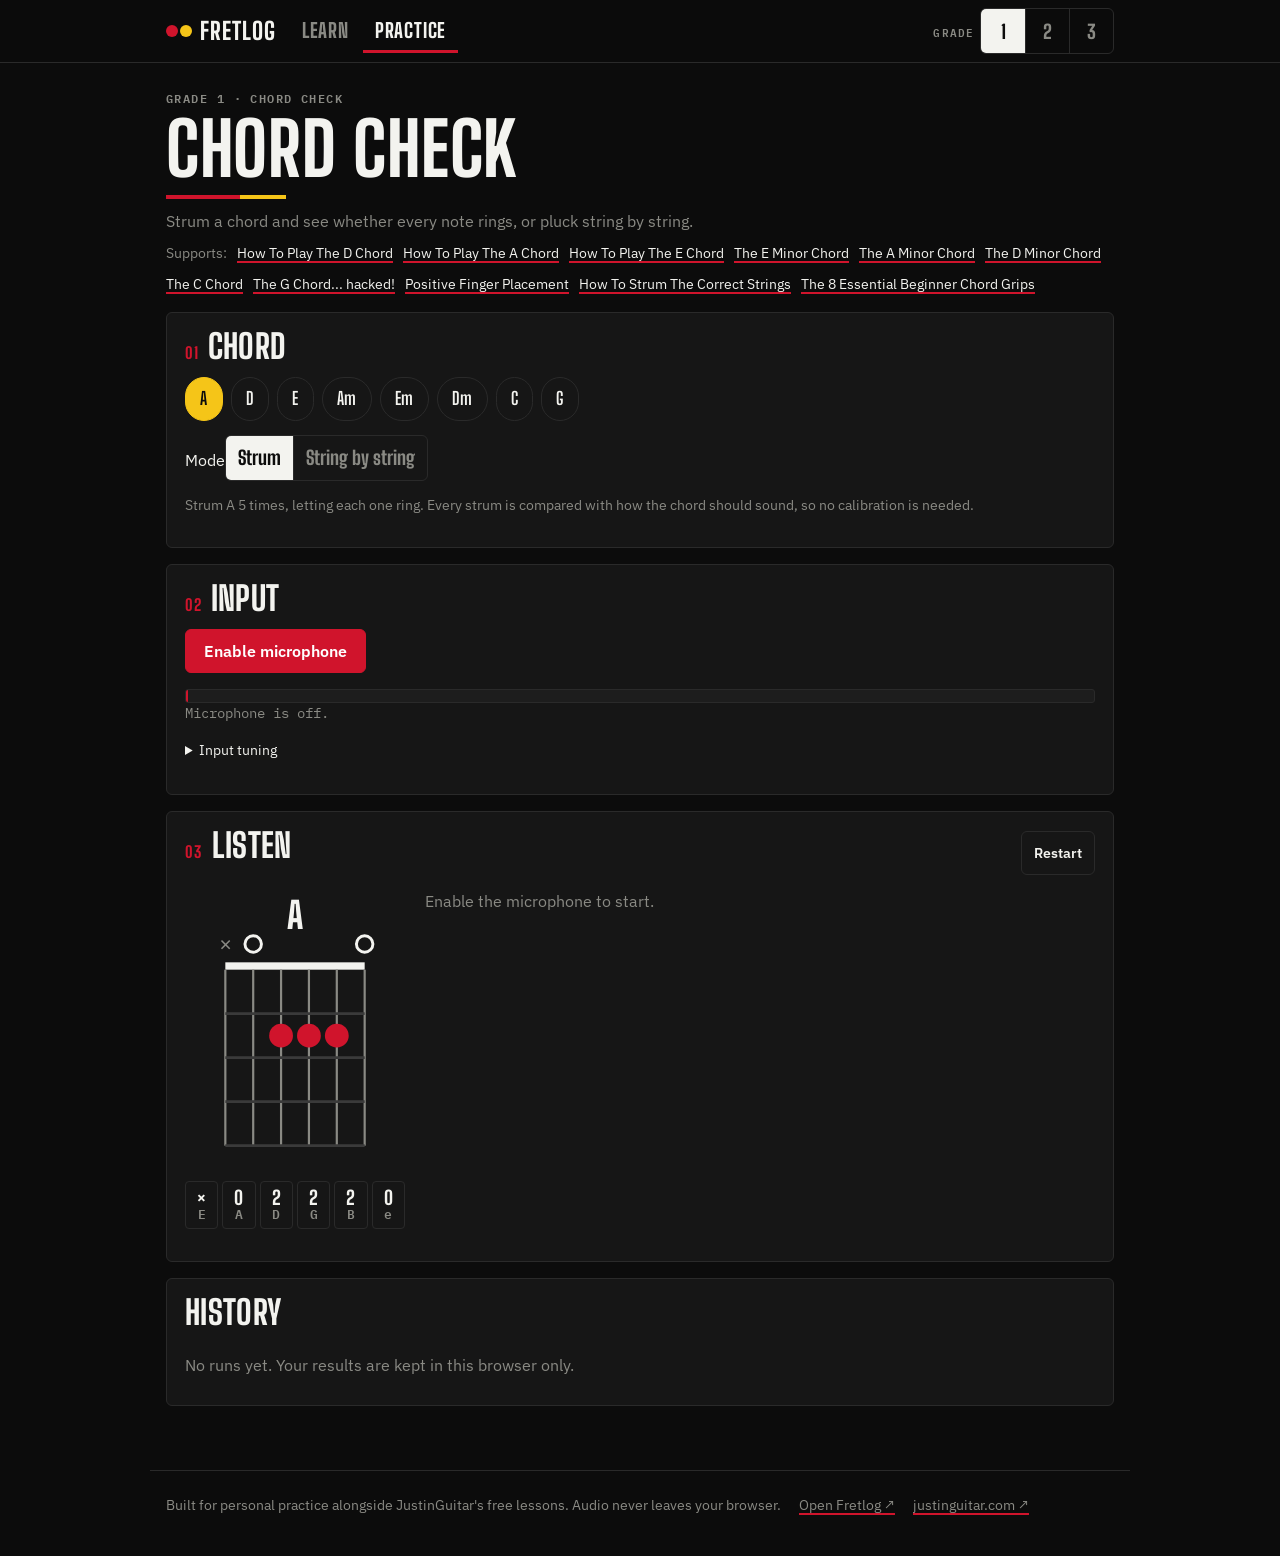
<file: check.html>
<!doctype html>
<html lang="en">
<head>
<meta charset="utf-8">
<meta name="viewport" content="width=device-width, initial-scale=1, viewport-fit=cover">
<title>Chord Check</title>
<meta name="description" content="Strum a chord and see whether every note rings, or pluck it string by string.">
<meta name="theme-color" content="#0c0c0c">
<link rel="preconnect" href="https://fonts.googleapis.com">
<link rel="preconnect" href="https://fonts.gstatic.com" crossorigin>
<link rel="stylesheet" href="https://fonts.googleapis.com/css2?family=Big+Shoulders+Display:wght@700;800&family=IBM+Plex+Mono:wght@400;600&family=IBM+Plex+Sans:wght@400;600&display=swap">
<link rel="stylesheet" href="common.css">
<link rel="icon" href="data:image/svg+xml,%3Csvg xmlns='http://www.w3.org/2000/svg' viewBox='0 0 16 16'%3E%3Ccircle cx='5' cy='8' r='4' fill='%23d0142c'/%3E%3Ccircle cx='12' cy='8' r='3' fill='%23f5c518'/%3E%3C/svg%3E">
<style>
.chords { display: flex; flex-wrap: wrap; gap: 8px; }
.stage-row { display: grid; grid-template-columns: minmax(140px, 220px) 1fr; gap: 20px; align-items: start; }
@media (max-width: 560px) { .stage-row { grid-template-columns: 1fr; } .stage-row .diagram { max-width: 220px; } }
.strings { display: grid; grid-template-columns: repeat(6, 1fr); gap: 4px; margin-top: 6px; }
.strings span { text-align: center; font: 600 .8rem/1.2 var(--f-mono); padding: 6px 0; border: 1px solid var(--line); border-radius: 4px; color: var(--grey); }
.strings span b { display: block; font: 800 1.2rem/1 var(--f-display); color: var(--ink); }
.strings span.ok { border-color: var(--yellow); } .strings span.ok b { color: var(--yellow); }
.strings span.bad { border-color: var(--red); } .strings span.bad b { color: var(--red); }
.strings span.now { background: var(--ink); } .strings span.now, .strings span.now b { color: var(--black); }
.score { font: 800 clamp(4rem, 18vw, 7rem)/.9 var(--f-display); color: var(--yellow); font-variant-numeric: tabular-nums; }
.score.low { color: var(--red); }
.verdict { font: 800 1.5rem var(--f-display); text-transform: uppercase; }
.findings { margin: 0; padding-left: 1.1em; display: flex; flex-direction: column; gap: 4px; }
.pips { display: flex; gap: 6px; } .pips i { width: 14px; height: 14px; border-radius: 50%; border: 2px solid var(--grey); } .pips i.on { background: var(--yellow); border-color: var(--yellow); }
</style>
</head>
<body>
<main class="wrap">
  <section class="intro" id="intro"></section>
  <div class="stack">
    <section class="panel" aria-labelledby="h-c">
      <header><h2 id="h-c"><span class="step">01</span>Chord</h2></header>
      <div class="chords" id="chords" role="group" aria-label="Chord"></div>
      <div class="row"><div class="field">Mode<div class="seg" role="group" aria-label="Mode" id="mode">
        <button type="button" data-m="strum" aria-pressed="true">Strum</button><button type="button" data-m="pluck" aria-pressed="false">String by string</button></div></div></div>
      <p class="small muted" id="modehelp"></p>
      <div id="barre"></div>
    </section>
    <section class="panel" aria-labelledby="h-mic">
      <header><h2 id="h-mic"><span class="step">02</span>Input</h2></header>
      <div id="mic" class="stack"></div>
    </section>
    <section class="panel" aria-labelledby="h-l">
      <header><h2 id="h-l"><span class="step">03</span>Listen</h2><button type="button" class="btn ghost sm" id="restart">Restart</button></header>
      <div class="stage-row">
        <div><div class="diagram" id="diagram"></div><div class="strings" id="strings" aria-live="polite"></div></div>
        <div class="stack" id="out" aria-live="polite"></div>
      </div>
      <div id="result"></div>
    </section>
    <section class="panel" aria-labelledby="h-hist">
      <header><h2 id="h-hist">History</h2></header>
      <div id="hist"></div>
    </section>
  </div>
</main>
<script src="dsp.js"></script>
<script src="chords.js"></script>
<script src="lessons.js"></script>
<script src="exercises.js"></script>
<script src="common.js"></script>
<script>
(function () {
  "use strict";
  const D = FretDSP, CH = FretChords, $ = F.$, esc = F.esc;
  const hit = F.exerciseFromHash("check"), ex = hit ? hit.ex : F.firstExercise("check", F.grade());
  F.chrome("practice", () => { location.href = "index.html"; });
  F.exerciseIntro($("#intro"), ex);
  const STRUMS = 5;
  let chord = ex.params.chords.includes(hit && hit.extra) ? hit.extra : ex.params.chords[0];
  let mode = "strum", session = null;
  const mic = new F.Mic();
  let analyzer = null, tracker = null;

  function renderChord() {
    $("#chords").innerHTML = ex.params.chords.map(c => `<button type="button" class="chip" data-c="${esc(c)}" aria-pressed="${c === chord}">${esc(CH.label(c))}</button>`).join("");
    $("#diagram").innerHTML = F.chordSVG(chord);
    $("#barre").innerHTML = CH.BARRE[chord] ? `<p class="note">Barre chords: if one string is dead, it's usually under the barre. Use string-by-string mode to find which one.</p>` : "";
    $("#modehelp").textContent = mode === "strum"
      ? `Strum ${CH.label(chord)} ${STRUMS} times, letting each one ring. Every strum is compared with how the chord should sound, so no calibration is needed.`
      : "Pluck each string on its own, from the lowest one that should sound up to high e. Strings marked × are skipped.";
    history.replaceState(null, "", "#" + ex.id + "/" + encodeURIComponent(chord));
    reset();
  }
  function reset() {
    const mids = D.shapeMidis(CH.CHORDS[chord]);
    session = { scores: [], marks: mids.map(m => m == null ? "x" : null), target: mids.findIndex(m => m != null), heard: [] };
    if (tracker) tracker.reset();
    $("#result").innerHTML = "";
    $("#out").innerHTML = mic.ctx ? `<p class="muted">${mode === "strum" ? `Strum ${esc(CH.label(chord))}.` : "Pluck the highlighted string."}</p>` : `<p class="muted">Enable the microphone to start.</p>`;
    paintStrings();
  }
  function paintStrings() {
    const shape = CH.CHORDS[chord];
    $("#strings").innerHTML = shape.map((f, i) => {
      const mk = session.marks[i], cls = mk === "ok" ? "ok" : mk === "bad" ? "bad" : mode === "pluck" && i === session.target && mic.ctx ? "now" : "";
      const sym = mk === "x" ? "×" : mk === "ok" ? "✓" : mk === "bad" ? "✗" : String(f);
      return `<span class="${cls}" title="${esc(CH.STRING_NAMES[i])} string"><b>${sym}</b>${esc(CH.STRING_NAMES[i].replace("high ", "").replace("low ", ""))}</span>`;
    }).join("");
  }
  $("#chords").addEventListener("click", e => { const b = e.target.closest("[data-c]"); if (b) { chord = b.dataset.c; renderChord(); } });
  $("#mode").addEventListener("click", e => { const b = e.target.closest("[data-m]"); if (!b) return; mode = b.dataset.m; F.$$("#mode [data-m]").forEach(x => x.setAttribute("aria-pressed", String(x === b))); renderChord(); });
  $("#restart").addEventListener("click", reset);

  F.micPanel($("#mic"), mic, {
    sensitivity: true,
    onReady() {
      mic.needSpectrum = true; mic.needTime = true;
      analyzer = D.createStrumAnalyzer({ sampleRate: mic.ctx.sampleRate, fftSize: mic.an.fftSize, noiseFloor: mic.floor, k: mic.k });
      tracker = D.createNoteTracker({ minRms: mic.floor });
      if (!mic._hooked) { mic._hooked = true; mic.on(onFrame); }
      reset();
    },
  });
  function onFrame(fr) {
    if (mode === "strum" && fr.mag && analyzer) {
      analyzer.detector.opts.noiseFloor = mic.floor; analyzer.detector.opts.k = mic.k;
      analyzer.feed(fr).forEach(ev => { if (ev.type === "strum") onStrum(ev.chroma); });
    }
    if (mode === "pluck" && fr.time && tracker) {
      tracker.opts.minRms = mic.floor;
      const r = D.yin(fr.time, fr.sampleRate);
      const n = tracker.feed({ hz: r && r.hz, aperiodicity: r ? r.aperiodicity : 1, rms: D.rms(fr.time.subarray(fr.time.length - 1024)), t: fr.t });
      if (n) onNote(n);
    }
  }

  function verdict(s) { return s >= D.C.CHECK_GOOD ? "Clean" : s >= 0.8 ? "Close" : "Check your fingers"; }
  function onStrum(chroma) {
    if (session.scores.length >= STRUMS) return;
    const r = D.chordCheck(chroma, CH.CHORDS[chord]);
    session.scores.push(r.score);
    const items = r.weak.map(w => w.string != null
      ? `<li><b>${esc(w.name)}</b> is quiet — the ${esc(CH.STRING_NAMES[w.string])} string may be muted or buzzing.</li>`
      : `<li><b>${esc(w.name)}</b> is quiet — a string playing ${esc(w.name)} may not be ringing.</li>`)
      .concat(r.extra.map(x => `<li>Unexpected <b>${esc(x.name)}</b> — a buzz, or a finger on the wrong fret?</li>`));
    const pct = Math.round(r.score * 100);
    $("#out").innerHTML = `<div class="pips" aria-label="${session.scores.length} of ${STRUMS} strums">${Array.from({ length: STRUMS }, (_, i) => `<i class="${i < session.scores.length ? "on" : ""}"></i>`).join("")}</div>
      <div><span class="score${r.score < 0.8 ? " low" : ""}">${pct}%</span><p class="verdict">${verdict(r.score)}</p></div>
      ${items.length ? `<ul class="findings">${items.join("")}</ul>` : `<p class="muted">Every note of ${esc(CH.label(chord))} is there.</p>`}
      <p class="small muted">Some notes are hidden by other strings' overtones, so “every note is there” can still miss a muted string. String-by-string mode checks each string on its own.</p>`;
    if (session.scores.length === STRUMS) {
      const avg = Math.round(session.scores.reduce((a, b) => a + b, 0) / STRUMS * 100);
      F.history(ex.id).add({ group: CH.label(chord), score: avg, text: `${avg}% match (strum)` });
      F.resultCard($("#result"), { headline: `${esc(CH.label(chord))} · <em>${avg}%</em> match`, line: `${STRUMS} strums · average ${avg}% · best ${Math.round(Math.max(...session.scores) * 100)}% · ${verdict(avg / 100)}`, copy: `Grade ${ex.grade} · Chord check · ${CH.label(chord)} · ${avg}% match (${STRUMS} strums)`, onAgain: reset });
      renderHist();
    }
  }
  function onNote(n) {
    const i = session.target;
    if (i < 0 || i > 5) return;
    const want = D.shapeMidis(CH.CHORDS[chord])[i];
    const m = D.hzToMidi(n.hz), ok = D.noteMatches(m, want);
    session.marks[i] = ok ? "ok" : "bad";
    session.heard.push(`${CH.STRING_NAMES[i]}: ${ok ? "✓ " + D.midiName(want) : "heard " + D.midiName(m) + ", wanted " + D.midiName(want)}`);
    let k = i + 1; while (k < 6 && session.marks[k] === "x") k++;
    session.target = k;
    paintStrings();
    $("#out").innerHTML = `<ul class="findings mono small">${session.heard.map(h => `<li>${esc(h)}</li>`).join("")}</ul>` +
      (k < 6 ? `<p class="muted">Now the ${esc(CH.STRING_NAMES[k])} string.</p>` : "");
    if (k >= 6) {
      const total = session.marks.filter(x => x === "ok" || x === "bad").length, good = session.marks.filter(x => x === "ok").length;
      const pct = Math.round(good / total * 100);
      F.history(ex.id).add({ group: CH.label(chord) + " · strings", score: pct, text: `${good}/${total} strings clean` });
      F.resultCard($("#result"), { headline: `${esc(CH.label(chord))} · <em>${good}/${total}</em> strings clean`, line: good === total ? "Every string rings true." : "Strings marked ✗ gave a different note: check that finger's fret, and that it isn't touching the next string.", copy: `Grade ${ex.grade} · Chord check · ${CH.label(chord)} · ${good}/${total} strings clean`, onAgain: reset });
      renderHist();
    }
  }
  function renderHist() { F.renderHistory($("#hist"), ex, { fmt: r => r.score + "%" }); }
  window.addEventListener("hashchange", () => { const h = F.exerciseFromHash("check"); if (!h || h.ex.id !== ex.id) location.reload(); });
  renderChord(); renderHist();
})();
</script>
</body>
</html>
</file>
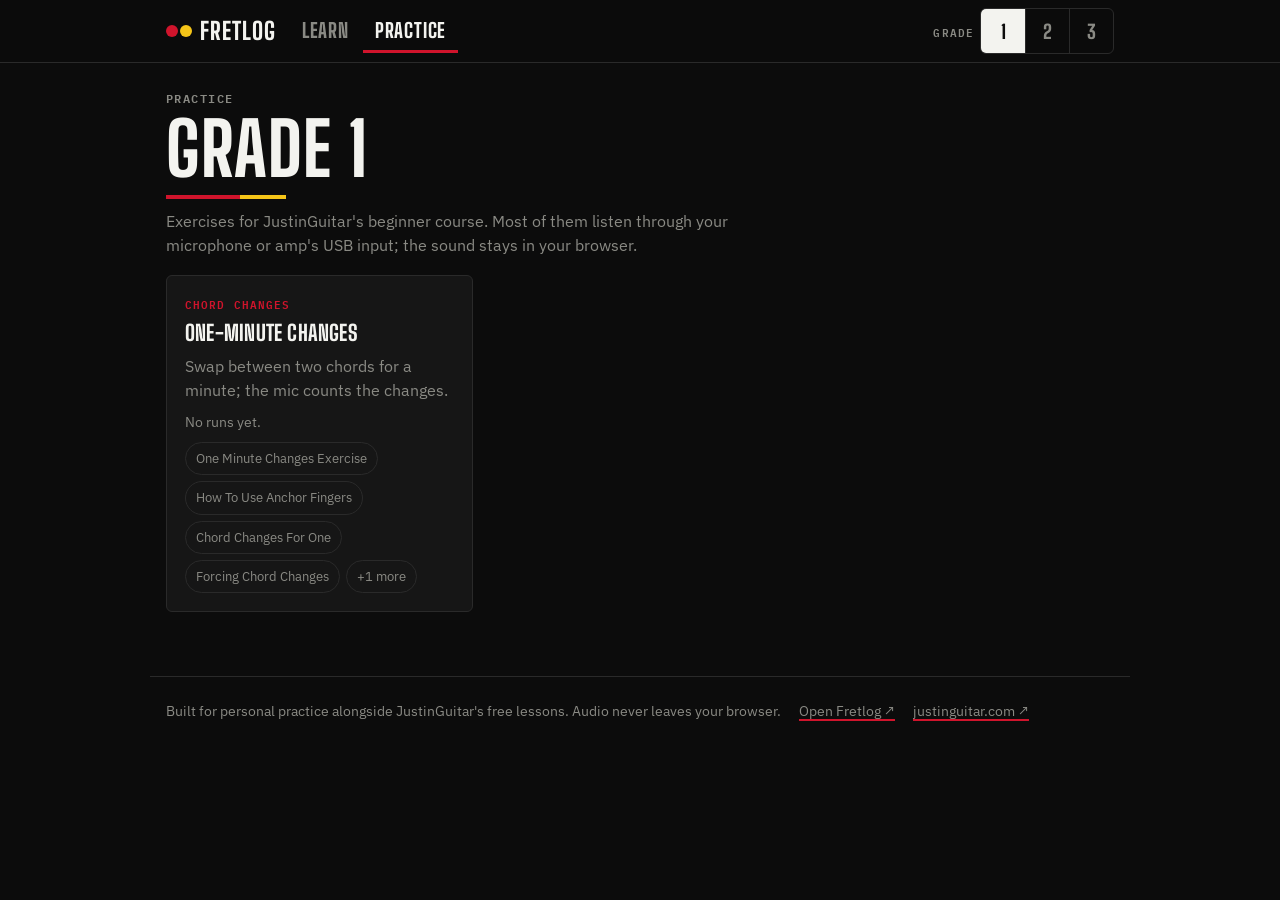
<file: exercise.html>
<!doctype html>
<html lang="en">
<head>
<meta charset="utf-8">
<meta name="viewport" content="width=device-width, initial-scale=1">
<title>Fretlog Exercise</title>
<style>body{background:#0c0c0c;color:#f3f3ef;font:16px system-ui,sans-serif;padding:24px 16px}a{color:#f5c518}</style>
</head>
<body>
<p>Opening exercise… <a href="index.html">Go to Practice</a></p>
<script src="exercises.js"></script>
<script>
(function () {
  var parts = decodeURIComponent(location.hash.slice(1)).split("/"), ex = FretExercises.byId(parts[0]);
  if (ex && FretExercises.ENGINES[ex.engine].ready) location.replace(FretExercises.pageFor(ex) + (parts[1] ? "/" + encodeURIComponent(parts.slice(1).join("/")) : ""));
  else location.replace("index.html");
})();
</script>
</body>
</html>
</file>
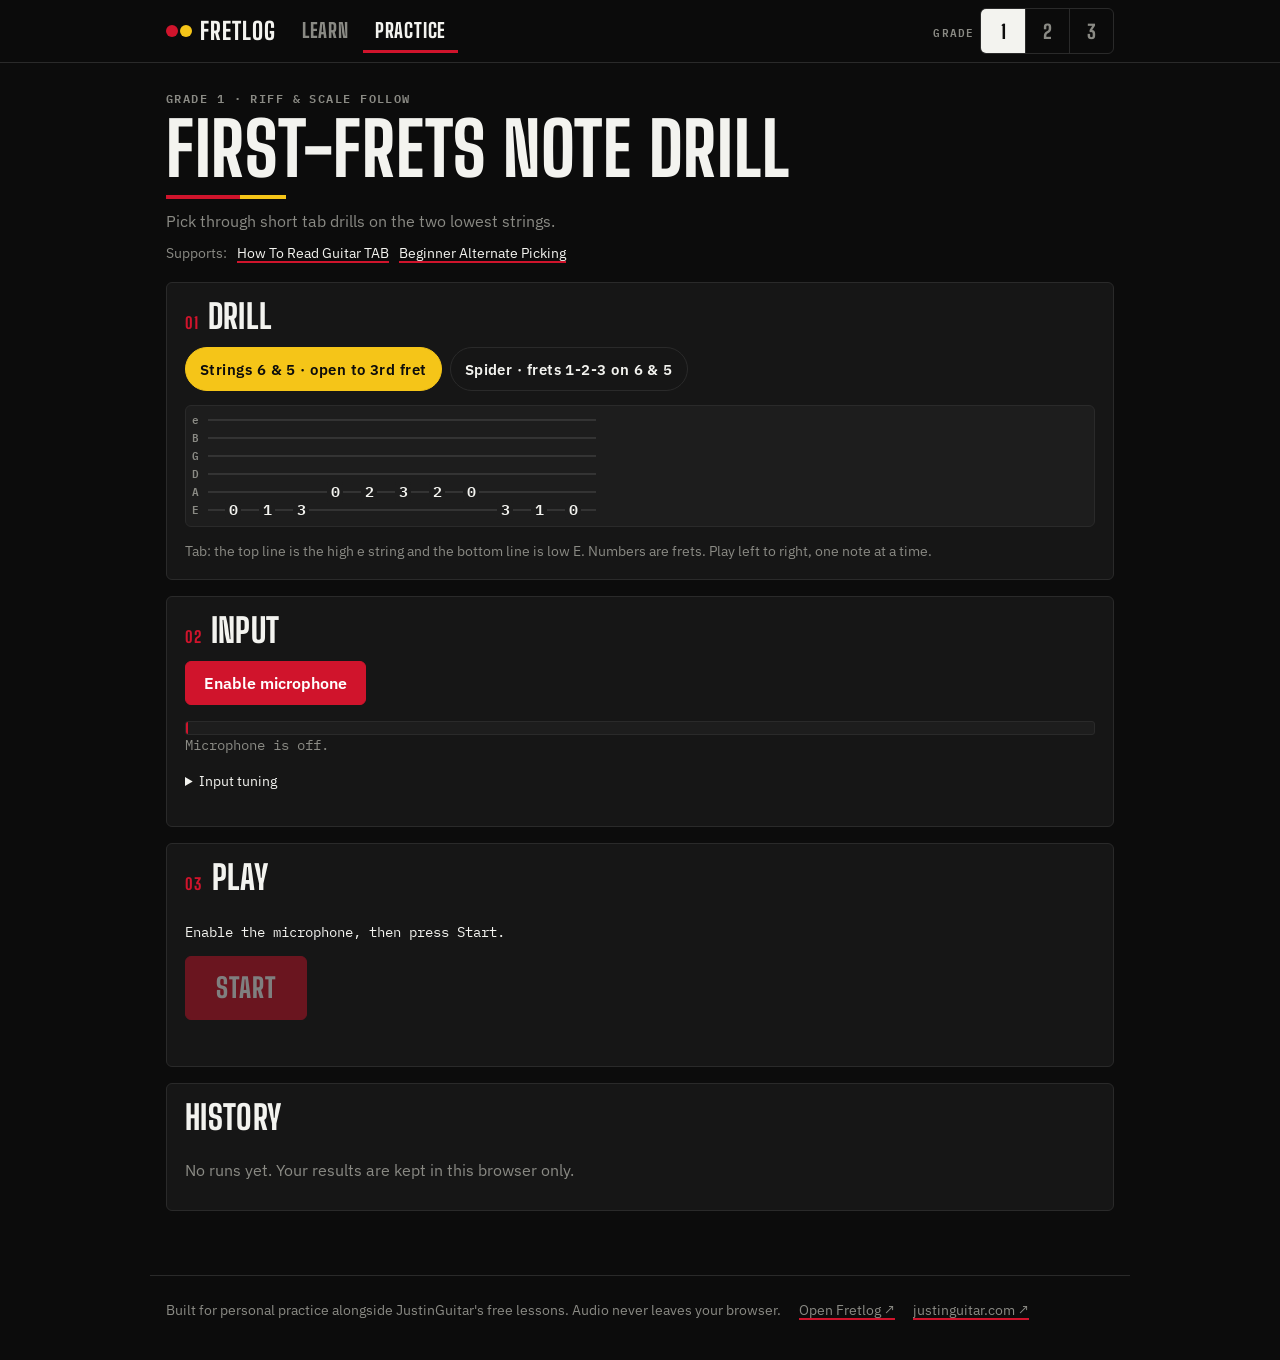
<file: follow.html>
<!doctype html>
<html lang="en">
<head>
<meta charset="utf-8">
<meta name="viewport" content="width=device-width, initial-scale=1, viewport-fit=cover">
<title>Riff and Scale Follow</title>
<meta name="description" content="Play a short tab drill or scale pattern; the mic follows you note by note and times clean runs.">
<meta name="theme-color" content="#0c0c0c">
<link rel="preconnect" href="https://fonts.googleapis.com">
<link rel="preconnect" href="https://fonts.gstatic.com" crossorigin>
<link rel="stylesheet" href="https://fonts.googleapis.com/css2?family=Big+Shoulders+Display:wght@700;800&family=IBM+Plex+Mono:wght@400;600&family=IBM+Plex+Sans:wght@400;600&display=swap">
<link rel="stylesheet" href="common.css">
<link rel="icon" href="data:image/svg+xml,%3Csvg xmlns='http://www.w3.org/2000/svg' viewBox='0 0 16 16'%3E%3Ccircle cx='5' cy='8' r='4' fill='%23d0142c'/%3E%3Ccircle cx='12' cy='8' r='3' fill='%23f5c518'/%3E%3C/svg%3E">
<style>
.seqs { display: flex; flex-wrap: wrap; gap: 8px; }
.seqs .chip { font: 600 .95rem var(--f-body); }
.tabwrap { overflow-x: auto; border: 1px solid var(--line); border-radius: var(--r); background: var(--panel-2); -webkit-overflow-scrolling: touch; }
.tabwrap svg { display: block; max-width: none; }
.tab line { stroke: #4a4a4a; stroke-width: 1; }
.tab .sn { fill: var(--grey); font: 600 11px var(--f-mono); }
.tab .n rect { fill: var(--panel-2); }
.tab .n text { fill: var(--ink); font: 600 15px var(--f-mono); }
.tab .n.done text { fill: #5a5a55; }
.tab .n.cur rect { fill: var(--yellow); }
.tab .n.cur text { fill: var(--black); }
.tab .n.bad rect { fill: var(--red); }
.livebar { display: flex; flex-wrap: wrap; gap: 18px; font: .95rem var(--f-mono); }
.livebar b { display: block; font: 800 2rem/1 var(--f-display); color: var(--yellow); }
.runs { font: .85rem var(--f-mono); list-style: none; padding: 0; margin: 0; }
.runs li { padding: 4px 0; border-bottom: 1px solid var(--line); }
</style>
</head>
<body>
<main class="wrap">
  <section class="intro" id="intro"></section>
  <div class="stack">
    <section class="panel" aria-labelledby="h-s">
      <header><h2 id="h-s"><span class="step">01</span>Drill</h2></header>
      <div class="seqs" id="seqs" role="group" aria-label="Drill"></div>
      <div class="tabwrap" id="tabwrap"></div>
      <p class="small muted">Tab: the top line is the high e string and the bottom line is low E. Numbers are frets. Play left to right, one note at a time.</p>
    </section>
    <section class="panel" aria-labelledby="h-mic">
      <header><h2 id="h-mic"><span class="step">02</span>Input</h2></header>
      <div id="mic" class="stack"></div>
    </section>
    <section class="panel" aria-labelledby="h-r">
      <header><h2 id="h-r"><span class="step">03</span>Play</h2></header>
      <div class="livebar" id="live" aria-live="polite"></div>
      <p class="fb mono small" id="fb" aria-live="polite">Enable the microphone, then press Start.</p>
      <div class="row"><button type="button" class="btn red big" id="start" disabled>Start</button><button type="button" class="btn ghost" id="stop" hidden>Finish</button></div>
      <ul class="runs" id="runs"></ul>
      <div id="result"></div>
    </section>
    <section class="panel" aria-labelledby="h-hist">
      <header><h2 id="h-hist">History</h2></header>
      <div id="hist"></div>
    </section>
  </div>
</main>
<script src="dsp.js"></script>
<script src="chords.js"></script>
<script src="lessons.js"></script>
<script src="exercises.js"></script>
<script src="common.js"></script>
<script>
(function () {
  "use strict";
  const D = FretDSP, $ = F.$, esc = F.esc;
  const hit = F.exerciseFromHash("follow"), ex = hit ? hit.ex : F.firstExercise("follow", F.grade());
  F.chrome("practice", () => { location.href = "index.html"; });
  F.exerciseIntro($("#intro"), ex);
  const seqs = ex.params.sequences;
  let si = Math.max(0, Math.min(seqs.length - 1, +(hit && hit.extra) || 0));
  const mic = new F.Mic();
  let tracker = null, follower = null, sess = null, tick = null;
  const targets = () => seqs[si].tab.map(([s, f]) => D.tabMidi(s, f));

  function drawTab(cur, bad) {
    const tab = seqs[si].tab, dx = 34, x0 = 30, w = x0 + tab.length * dx + 10, y = s => 14 + (s - 1) * 18;
    let svg = `<svg class="tab" width="${w}" height="${y(6) + 16}" role="img" aria-label="Tab: ${esc(tab.map(([s, f]) => `string ${s} fret ${f}`).join(", "))}">`;
    ["e", "B", "G", "D", "A", "E"].forEach((n, i) => { svg += `<text class="sn" x="6" y="${y(i + 1) + 4}">${n}</text><line x1="22" x2="${w - 4}" y1="${y(i + 1)}" y2="${y(i + 1)}"/>`; });
    tab.forEach(([s, f], i) => {
      const cls = i < cur ? "done" : i === cur ? (bad ? "cur bad" : "cur") : "";
      const x = x0 + i * dx + dx / 2, wd = String(f).length > 1 ? 24 : 16;
      svg += `<g class="n ${cls}"><rect x="${x - wd / 2}" y="${y(s) - 10}" width="${wd}" height="20" rx="3"/><text x="${x}" y="${y(s) + 5}" text-anchor="middle">${f}</text></g>`;
    });
    $("#tabwrap").innerHTML = svg + "</svg>";
    const c = $("#tabwrap .n.cur");
    if (c) { const box = $("#tabwrap"), cx = c.getBBox().x; if (cx < box.scrollLeft + 40 || cx > box.scrollLeft + box.clientWidth - 60) box.scrollLeft = Math.max(0, cx - box.clientWidth / 3); }
  }
  function renderSeqs() {
    $("#seqs").innerHTML = seqs.map((q, i) => `<button type="button" class="chip" data-i="${i}" aria-pressed="${i === si}">${esc(q.name)}</button>`).join("");
    drawTab(sess ? follower.index : -1);
    history.replaceState(null, "", "#" + ex.id + (si ? "/" + si : ""));
    renderHist();
  }
  $("#seqs").addEventListener("click", e => { const b = e.target.closest("[data-i]"); if (!b || sess) return; si = +b.dataset.i; renderSeqs(); });

  F.micPanel($("#mic"), mic, {
    onReady() {
      mic.needTime = true;
      tracker = D.createNoteTracker({ minRms: mic.floor });
      if (!mic._hooked) { mic._hooked = true; mic.on(onFrame); }
      $("#start").disabled = false; $("#fb").textContent = "Ready. Press Start, then play from the first note.";
    },
  });
  function onFrame(fr) {
    if (!fr.time || !tracker || !sess) return;
    tracker.opts.minRms = mic.floor;
    const r = D.yin(fr.time, fr.sampleRate);
    const n = tracker.feed({ hz: r && r.hz, aperiodicity: r ? r.aperiodicity : 1, rms: D.rms(fr.time.subarray(fr.time.length - 1024)), t: fr.t });
    if (n) onNote(D.hzToMidi(n.hz));
  }
  function onNote(m) {
    const res = follower.push(m);
    if (res.result === "hit" && !sess.t0) sess.t0 = performance.now();
    if (res.result === "wrong") $("#fb").textContent = `Heard ${D.midiName(m)}, expected ${D.midiName(targets()[follower.index])}.`;
    else if (res.result === "hit") $("#fb").textContent = res.done ? "" : `✓ ${D.midiName(m)}`;
    drawTab(follower.index, res.result === "wrong");
    if (res.done) {
      const ms = performance.now() - sess.t0;
      sess.runs.push({ ms, mistakes: follower.mistakes });
      $("#runs").innerHTML = sess.runs.map((r, i) => `<li>Run ${i + 1}: ${(r.ms / 1000).toFixed(1)} s · ${r.mistakes ? r.mistakes + " slip" + (r.mistakes > 1 ? "s" : "") : "clean"}</li>`).join("");
      $("#fb").textContent = follower.mistakes ? `Done with ${follower.mistakes} slip(s). Go again from the start.` : `Clean run: ${(ms / 1000).toFixed(1)} s. Go again from the start.`;
      follower.reset(); sess.t0 = 0; drawTab(0);
    }
    paintLive();
  }
  function paintLive() {
    if (!sess) return;
    const clean = sess.runs.filter(r => !r.mistakes), best = clean.length ? Math.min(...clean.map(r => r.ms)) : null;
    const t = sess.t0 ? (performance.now() - sess.t0) / 1000 : 0;
    $("#live").innerHTML = `<span><b>${follower.index}/${targets().length}</b>notes</span><span><b>${t.toFixed(1)} s</b>this run</span><span><b>${follower.mistakes}</b>slips</span><span><b>${best != null ? (best / 1000).toFixed(1) + " s" : "—"}</b>best clean</span>`;
  }
  $("#start").addEventListener("click", () => {
    follower = D.createFollower(targets());
    sess = { runs: [], t0: 0 }; if (tracker) tracker.reset();
    $("#start").hidden = true; $("#stop").hidden = false; $("#result").innerHTML = ""; $("#runs").innerHTML = "";
    $("#fb").textContent = "Play the highlighted note. The timer starts on your first correct note.";
    drawTab(0); paintLive(); tick = setInterval(paintLive, 200);
  });
  $("#stop").addEventListener("click", () => {
    if (!sess) return;
    clearInterval(tick);
    const s = sess; sess = null;
    $("#start").hidden = false; $("#start").textContent = "Again"; $("#stop").hidden = true;
    drawTab(-1);
    const clean = s.runs.filter(r => !r.mistakes), name = seqs[si].name;
    if (!s.runs.length) { $("#fb").textContent = "No complete runs yet."; return; }
    const best = clean.length ? Math.min(...clean.map(r => r.ms)) : null;
    if (best != null) F.history(ex.id).add({ group: name, score: Math.round(best), text: `${(best / 1000).toFixed(1)} s · ${clean.length}/${s.runs.length} clean` });
    F.resultCard($("#result"), {
      headline: best != null ? `Best clean run <em>${(best / 1000).toFixed(1)} s</em>` : `<em>${s.runs.length}</em> run${s.runs.length > 1 ? "s" : ""}, none clean yet`,
      line: `${name} · ${clean.length}/${s.runs.length} clean · ${s.runs.reduce((a, r) => a + r.mistakes, 0)} slips in total`,
      copy: `Grade ${ex.grade} · Riff & scale follow · ${name} · ` + (best != null ? `best clean run ${(best / 1000).toFixed(1)} s (${s.runs.length} runs)` : `${s.runs.length} runs, no clean run yet`),
    });
    renderHist();
  });
  function renderHist() { F.renderHistory($("#hist"), ex, { fmt: r => (r.score / 1000).toFixed(1) + " s" }); }
  window.addEventListener("hashchange", () => location.reload());
  renderSeqs();
})();
</script>
</body>
</html>
</file>
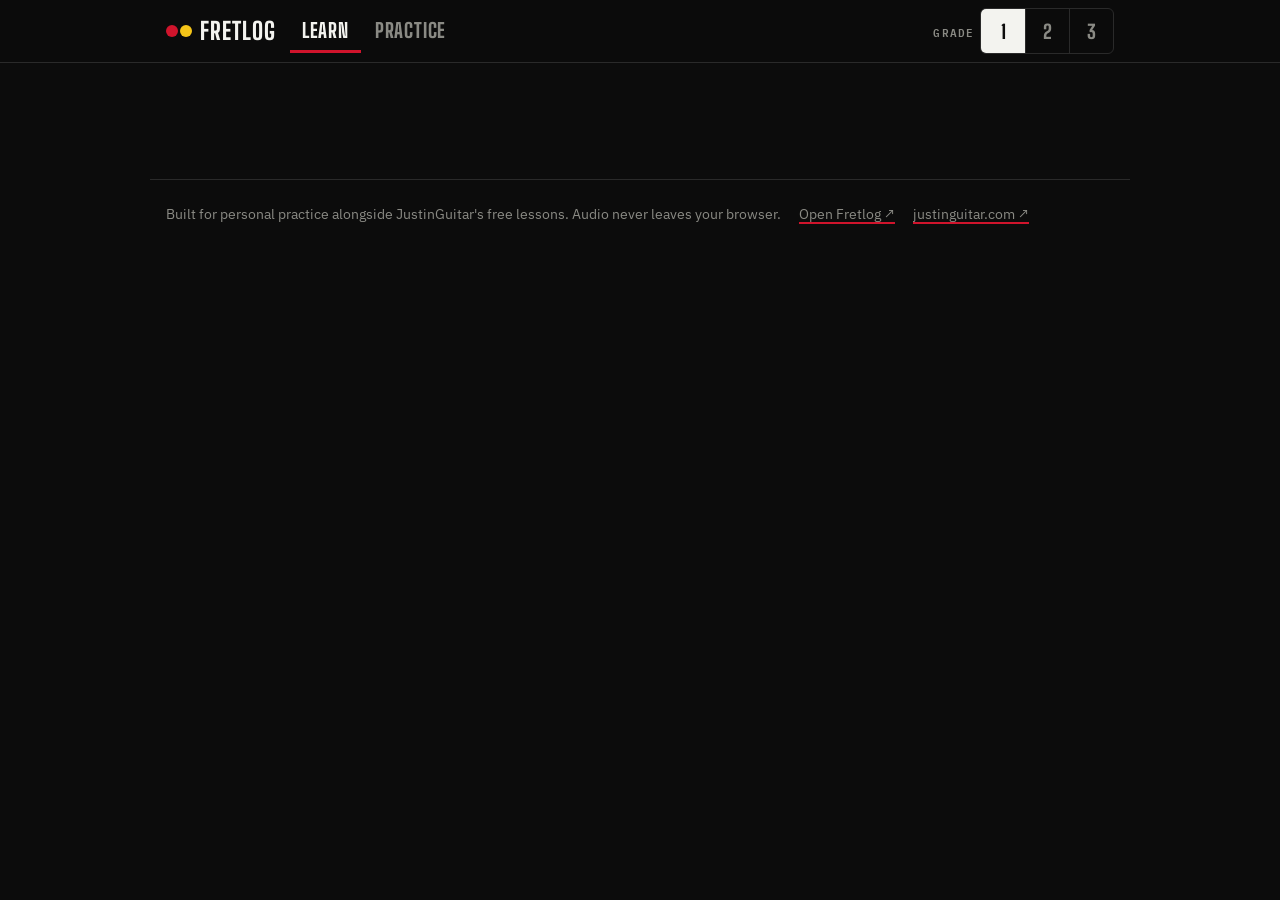
<file: learn.html>
<!doctype html>
<html lang="en">
<head>
<meta charset="utf-8">
<meta name="viewport" content="width=device-width, initial-scale=1, viewport-fit=cover">
<title>Fretlog Lessons</title>
<meta name="description" content="JustinGuitar's beginner lessons, module by module, with an embedded player and links to matching practice exercises.">
<meta name="theme-color" content="#0c0c0c">
<link rel="preconnect" href="https://fonts.googleapis.com">
<link rel="preconnect" href="https://fonts.gstatic.com" crossorigin>
<link rel="stylesheet" href="https://fonts.googleapis.com/css2?family=Big+Shoulders+Display:wght@700;800&family=IBM+Plex+Mono:wght@400;600&family=IBM+Plex+Sans:wght@400;600&display=swap">
<link rel="stylesheet" href="common.css">
<link rel="icon" href="data:image/svg+xml,%3Csvg xmlns='http://www.w3.org/2000/svg' viewBox='0 0 16 16'%3E%3Ccircle cx='5' cy='8' r='4' fill='%23d0142c'/%3E%3Ccircle cx='12' cy='8' r='3' fill='%23f5c518'/%3E%3C/svg%3E">
<style>
.player { display: flex; flex-direction: column; gap: 12px; padding-top: 24px; }
.player h1 { font-size: clamp(2rem, 7vw, 3.4rem); }
.video { position: relative; width: 100%; aspect-ratio: 16 / 9; background: var(--panel); border: 1px solid var(--line); border-radius: var(--r); overflow: hidden; }
.video iframe { position: absolute; inset: 0; width: 100%; height: 100%; border: 0; }
.video .novid { position: absolute; inset: 0; display: flex; flex-direction: column; align-items: center; justify-content: center; gap: 12px; padding: 16px; text-align: center; }
.pn { display: flex; gap: 10px; flex-wrap: wrap; justify-content: space-between; }
.pn .btn { flex: 1 1 140px; }
.strip { display: grid; grid-template-columns: repeat(auto-fill, minmax(min(100%, 240px), 1fr)); gap: 10px; }
.strip a { display: flex; flex-direction: column; gap: 4px; padding: 12px 14px; border: 1px solid var(--line); border-left: 4px solid var(--red); border-radius: var(--r); text-decoration: none; background: var(--panel); min-height: 44px; }
.strip a:hover { border-color: var(--grey); border-left-color: var(--yellow); }
.strip b { font: 800 1.3rem/1 var(--f-display); text-transform: uppercase; }
.modules { display: flex; flex-direction: column; gap: 8px; margin-top: 28px; }
.modules details { background: var(--panel); border: 1px solid var(--line); border-radius: var(--r); }
.modules summary { cursor: pointer; padding: 12px 16px; min-height: 44px; display: flex; align-items: center; justify-content: space-between; gap: 10px; font: 800 1.25rem/1.1 var(--f-display); text-transform: uppercase; list-style: none; }
.modules summary::-webkit-details-marker { display: none; }
.modules summary::after { content: "+"; color: var(--red); font-size: 1.6rem; }
.modules details[open] summary::after { content: "−"; }
.modules ol { margin: 0; padding: 0 8px 10px; list-style: none; counter-reset: l; }
.modules li a { display: flex; gap: 10px; align-items: center; min-height: 44px; padding: 6px 8px; border-radius: 4px; text-decoration: none; }
.modules li a::before { counter-increment: l; content: counter(l, decimal-leading-zero); font: .8rem var(--f-mono); color: var(--grey); }
.modules li a:hover { background: var(--panel-2); }
.modules li a[aria-current="true"] { background: var(--ink); color: var(--black); }
.modules li a[aria-current="true"]::before { color: var(--black); }
.snotes { background: var(--panel); border: 1px solid var(--line); border-left: 4px solid var(--yellow); border-radius: var(--r); }
.snotes summary { cursor: pointer; padding: 12px 16px; min-height: 44px; display: flex; align-items: center; justify-content: space-between; gap: 10px; font: 800 1.25rem/1.1 var(--f-display); text-transform: uppercase; list-style: none; }
.snotes summary::-webkit-details-marker { display: none; }
.snotes summary::after { content: "+"; color: var(--yellow); font-size: 1.6rem; }
.snotes[open] summary::after { content: "−"; }
.snotes .in { padding: 0 16px 16px; display: flex; flex-direction: column; gap: 12px; max-width: 72ch; }
.snotes h3 { margin: 0; font: 600 .75rem/1 var(--f-mono); letter-spacing: .12em; text-transform: uppercase; color: var(--grey); }
.snotes ol, .snotes ul { margin: 6px 0 0; padding-left: 1.3em; display: flex; flex-direction: column; gap: 4px; }
.snotes p { margin: 6px 0 0; }
.snotes .lead { margin: 0; font-size: 1.05rem; }
.snotes .chords { display: flex; flex-wrap: wrap; gap: 10px; }
.snotes .chords .diagram { width: 110px; }
.snotes .credit { border-top: 1px solid var(--line); padding-top: 10px; }
.modules li a .nv { margin-left: auto; font: .7rem var(--f-mono); color: var(--grey); }
</style>
</head>
<body>
<main class="wrap">
  <section class="player" id="player" aria-live="polite"></section>
  <section class="modules" id="modules" aria-label="Modules"></section>
</main>
<script src="dsp.js"></script>
<script src="chords.js"></script>
<script src="lessons.js"></script>
<script src="lesson-notes.js"></script>
<script src="exercises.js"></script>
<script src="common.js"></script>
<script>
(function () {
  "use strict";
  const L = FretLessons, EX = FretExercises, esc = F.esc, $ = F.$;
  F.chrome("learn");
  const embed = id => "https://www.youtube-nocookie.com/embed/" + encodeURIComponent(id) + "?rel=0&playsinline=1";
  const findLesson = h => L.ALL.find(l => l.slug === h) || L.ALL.find(l => l.yt && l.yt === h) || null;

  // A hash naming a lesson is authoritative: it decides the grade (set silently, keeping the hash).
  const hashLesson = () => { const h = F.safeDecode(location.hash.slice(1)); return h ? findLesson(h) : null; };
  function current() {
    const l = hashLesson();
    if (l) return l;
    const g = F.grade(), last = findLesson(F.store.get("lesson", ""));
    if (last && last.grade === g) return last;
    return L.ALL.find(x => x.grade === g) || null;
  }

  // Study notes (lesson-notes.js): our own short summaries of each video, credited and linked to Justin's page.
  const NOTES = (window.FretNotes && window.FretNotes.NOTES) || {};
  const noteFor = slug => Object.prototype.hasOwnProperty.call(NOTES, slug) ? NOTES[slug] : null;
  const list = (tag, xs) => xs && xs.length ? `<${tag}>${xs.map(x => `<li>${esc(x)}</li>`).join("")}</${tag}>` : "";
  function notesHTML(l) {
    const n = noteFor(l.slug);
    if (!n) return "";
    const chords = (n.chords || []).filter(c => F.has(FretChords.CHORDS, c));
    return `<details class="snotes" id="snotes" open><summary>Study notes</summary><div class="in">
      ${n.summary ? `<p class="lead">${esc(n.summary)}</p>` : ""}
      ${n.steps && n.steps.length ? `<div><h3>Steps</h3>${list("ol", n.steps)}</div>` : ""}
      ${n.mistakes && n.mistakes.length ? `<div><h3>Watch out for</h3>${list("ul", n.mistakes)}</div>` : ""}
      ${n.practice ? `<div><h3>Practice</h3><p>${esc(n.practice)}</p></div>` : ""}
      ${n.targets ? `<div><h3>Target</h3><p>${esc(n.targets)}</p></div>` : ""}
      ${chords.length ? `<div class="chords">${chords.map(c => `<div class="diagram">${F.chordSVG(c)}</div>`).join("")}</div>` : ""}
      <p class="small muted credit">My own study notes on Justin's lesson, written from the video. Not official JustinGuitar material; the video and
        <a href="${esc(L.lessonUrl(l.slug))}" target="_blank" rel="noopener">Justin's lesson page ↗</a> are the real thing.
        If you're from JustinGuitar and want these removed, <a href="https://github.com/DroidThug/fretlog/issues" target="_blank" rel="noopener">open an issue</a> and they'll come down.</p>
    </div></details>`;
  }

  function render() {
    const hl = hashLesson();
    if (hl && hl.grade !== F.grade()) F.setGrade(hl.grade, true);
    const g = F.grade(), info = L.GRADES[g];
    document.title = `Fretlog Lessons · Grade ${g}`;
    if (!info.modules) {
      $("#player").innerHTML = `<p class="eyebrow">Learn · Grade ${g}</p><h1>Grade ${g}</h1><hr class="rule">
        <p class="note">Grade ${g} lessons aren't loaded yet — ask Claude to add them.</p>
        <p><a href="${esc(info.url)}" target="_blank" rel="noopener">Grade ${g} lessons on justinguitar.com ↗</a></p>
        <p class="muted">Grade ${g} practice exercises are ready on the <a href="index.html">Practice</a> page.</p>`;
      $("#modules").innerHTML = "";
      return;
    }
    const l = current();
    if (!l) return;
    F.store.set("lesson", l.slug);
    const list = L.ALL.filter(x => x.grade === g), i = list.indexOf(l), prev = list[i - 1], next = list[i + 1];
    const practice = EX.EXERCISES.filter(e => EX.ENGINES[e.engine].ready && e.justinLessons.includes(l.slug));
    $("#player").innerHTML = `
      <p class="eyebrow">${esc(l.module)}</p>
      <h1>${esc(l.title)}</h1>
      <div class="video">${l.yt
        ? `<iframe src="${esc(embed(l.yt))}" title="${esc(l.title)} — JustinGuitar lesson video" referrerpolicy="strict-origin-when-cross-origin" allow="autoplay; encrypted-media; picture-in-picture; fullscreen" loading="lazy"></iframe>`
        : `<div class="novid"><p>This lesson has no video here.</p><a class="btn red" href="${esc(L.lessonUrl(l.slug))}" target="_blank" rel="noopener">Read it on justinguitar.com ↗</a></div>`}</div>
      <div class="pn">
        <a class="btn" ${prev ? `href="#${esc(prev.slug)}"` : 'aria-disabled="true" tabindex="-1" style="opacity:.4;pointer-events:none"'}>← ${prev ? "Previous" : "Start of grade"}</a>
        <a class="btn" ${next ? `href="#${esc(next.slug)}"` : 'aria-disabled="true" tabindex="-1" style="opacity:.4;pointer-events:none"'}>${next ? "Next" : "End of grade"} →</a>
      </div>
      ${notesHTML(l)}
      <p><a href="${esc(L.lessonUrl(l.slug))}" target="_blank" rel="noopener">Lesson notes on justinguitar.com ↗</a></p>
      ${practice.length ? `<div class="stack" style="gap:8px"><p class="eyebrow">Practice this</p><div class="strip">${practice.map(e =>
        `<a href="${esc(EX.pageFor(e))}"><span class="tag">${esc(EX.ENGINES[e.engine].name)}</span><b>${esc(e.title)}</b><span class="small muted">${esc(e.blurb)}</span></a>`).join("")}</div></div>` : ""}`;
    $("#modules").innerHTML = info.modules.map((m, mi) => {
      const ls = list.filter(x => x.mi === mi);
      return `<details${mi === l.mi ? " open" : ""}><summary>${esc(m[0])}</summary><ol>${ls.map(x =>
        `<li><a href="#${esc(x.slug)}"${x === l ? ' aria-current="true"' : ""}>${esc(x.title)}${x.yt ? "" : '<span class="nv">no video</span>'}</a></li>`).join("")}</ol></details>`;
    }).join("");
  }
  function go(d) {
    const l = current(); if (!l) return;
    const list = L.ALL.filter(x => x.grade === l.grade), n = list[list.indexOf(l) + d];
    if (n) location.hash = n.slug;
  }
  document.addEventListener("keydown", e => {
    if (e.altKey || e.metaKey || e.ctrlKey || /^(INPUT|SELECT|TEXTAREA)$/.test(document.activeElement.tagName)) return;
    if (e.key === "ArrowLeft") go(-1); else if (e.key === "ArrowRight") go(1);
  });
  window.addEventListener("hashchange", () => { render(); window.scrollTo({ top: 0 }); });
  window.addEventListener("fret:grade", () => { if (location.hash) history.replaceState(null, "", location.pathname); render(); });
  render();
})();
</script>
</body>
</html>
</file>
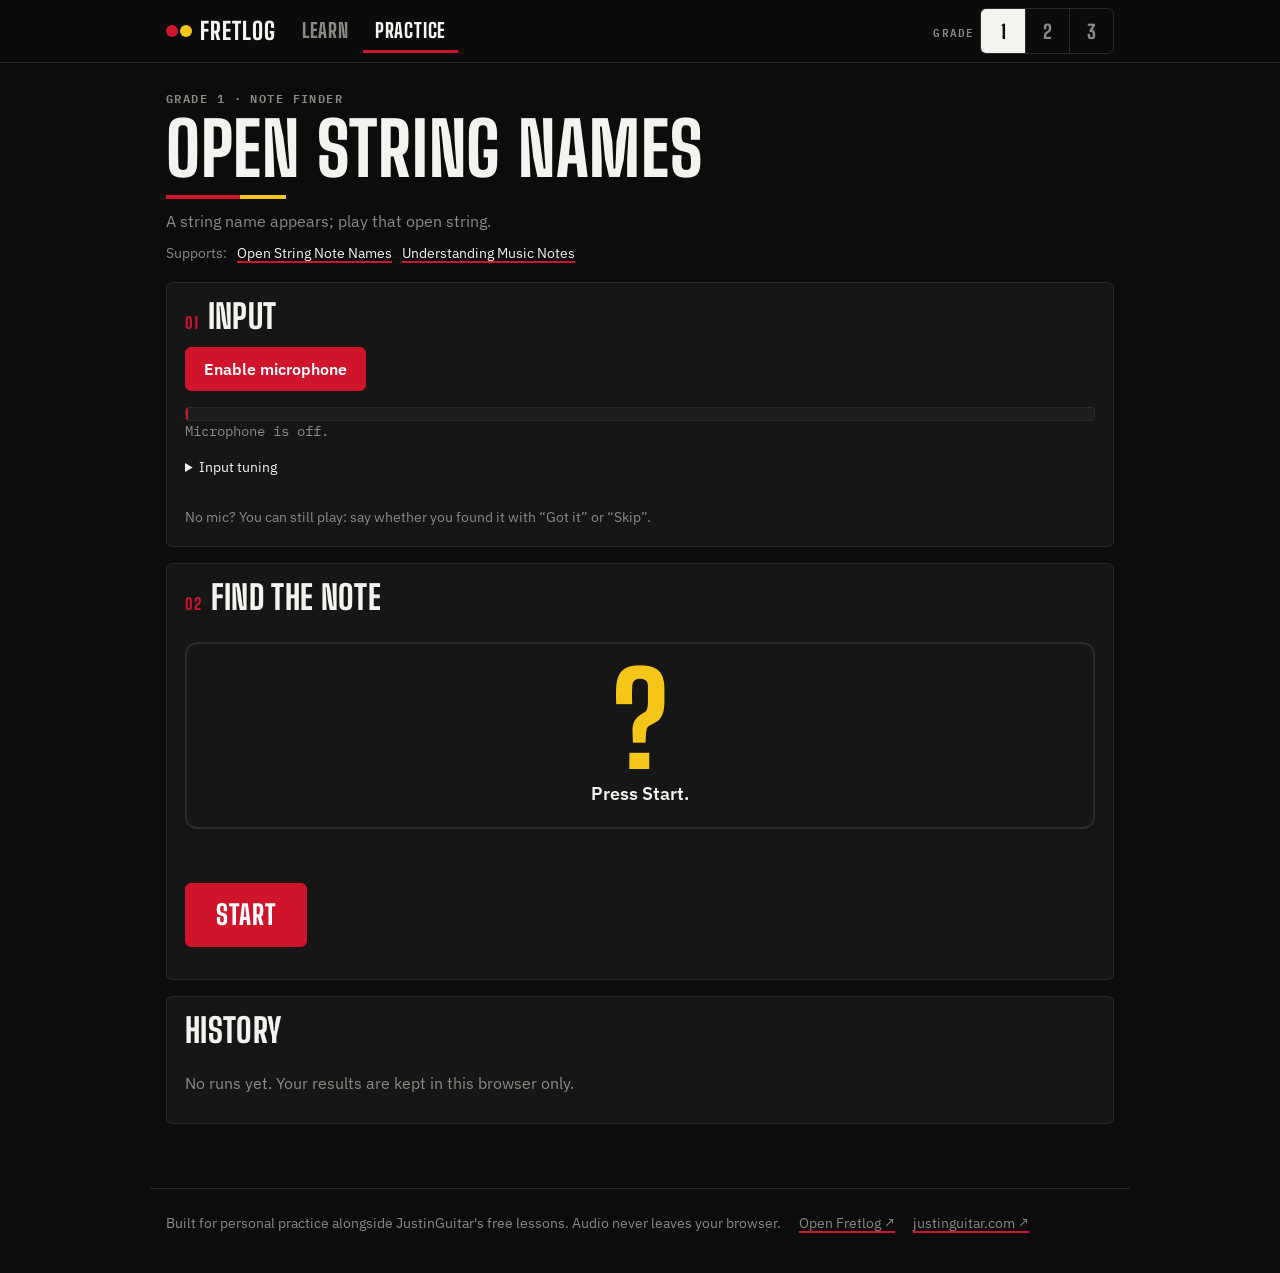
<file: notes.html>
<!doctype html>
<html lang="en">
<head>
<meta charset="utf-8">
<meta name="viewport" content="width=device-width, initial-scale=1, viewport-fit=cover">
<title>Note Finder</title>
<meta name="description" content="A note name appears; find it on the guitar and play it. The mic checks the pitch.">
<meta name="theme-color" content="#0c0c0c">
<link rel="preconnect" href="https://fonts.googleapis.com">
<link rel="preconnect" href="https://fonts.gstatic.com" crossorigin>
<link rel="stylesheet" href="https://fonts.googleapis.com/css2?family=Big+Shoulders+Display:wght@700;800&family=IBM+Plex+Mono:wght@400;600&family=IBM+Plex+Sans:wght@400;600&display=swap">
<link rel="stylesheet" href="common.css">
<link rel="icon" href="data:image/svg+xml,%3Csvg xmlns='http://www.w3.org/2000/svg' viewBox='0 0 16 16'%3E%3Ccircle cx='5' cy='8' r='4' fill='%23d0142c'/%3E%3Ccircle cx='12' cy='8' r='3' fill='%23f5c518'/%3E%3C/svg%3E">
<style>
.prompt { border: 2px solid var(--line); border-radius: 12px; padding: 22px 16px; text-align: center; display: flex; flex-direction: column; gap: 8px; align-items: center; }
.prompt .big { font: 800 clamp(4.5rem, 22vw, 8rem)/.85 var(--f-display); color: var(--yellow); }
.prompt .sub { font: 600 1.1rem var(--f-body); }
.prompt.right { border-color: var(--yellow); }
.prompt.wrong { border-color: var(--red); }
.meta { display: flex; justify-content: space-between; font: .9rem var(--f-mono); color: var(--grey); }
.fb { min-height: 1.6em; font: 600 1rem var(--f-mono); }
</style>
</head>
<body>
<main class="wrap">
  <section class="intro" id="intro"></section>
  <div class="stack">
    <section class="panel" aria-labelledby="h-mic">
      <header><h2 id="h-mic"><span class="step">01</span>Input</h2></header>
      <div id="mic" class="stack"></div>
      <p class="small muted">No mic? You can still play: say whether you found it with “Got it” or “Skip”.</p>
    </section>
    <section class="panel" aria-labelledby="h-q">
      <header><h2 id="h-q"><span class="step">02</span>Find the note</h2></header>
      <div class="meta"><span id="round"></span><span id="clock"></span></div>
      <div class="prompt" id="prompt"><span class="big" id="big">?</span><span class="sub" id="sub">Press Start.</span></div>
      <p class="fb" id="fb" aria-live="polite"></p>
      <div class="row">
        <button type="button" class="btn red big" id="start">Start</button>
        <button type="button" class="btn" id="got" hidden>Got it</button>
        <button type="button" class="btn ghost" id="skip" hidden>Skip</button>
      </div>
      <div id="result"></div>
    </section>
    <section class="panel" aria-labelledby="h-hist">
      <header><h2 id="h-hist">History</h2></header>
      <div id="hist"></div>
    </section>
  </div>
</main>
<script src="dsp.js"></script>
<script src="chords.js"></script>
<script src="lessons.js"></script>
<script src="exercises.js"></script>
<script src="common.js"></script>
<script>
(function () {
  "use strict";
  const D = FretDSP, $ = F.$, esc = F.esc;
  const hit = F.exerciseFromHash("notes"), ex = hit ? hit.ex : F.firstExercise("notes", F.grade());
  F.chrome("practice", () => { location.href = "index.html"; });
  F.exerciseIntro($("#intro"), ex);
  const items = D.noteItems(ex.params), ROUNDS = ex.params.rounds || 12, TIMEOUT = 20000;
  const statKey = "nf." + ex.id;
  const loadStats = () => { const s = F.store.get(statKey, {}); return s && typeof s === "object" ? s : {}; };
  const mic = new F.Mic();
  let tracker = null, q = null, clockT = null;

  F.micPanel($("#mic"), mic, {
    onReady() {
      mic.needTime = true;
      tracker = D.createNoteTracker({ minRms: mic.floor });
      if (!mic._hooked) { mic._hooked = true; mic.on(onFrame); }
    },
  });
  function onFrame(fr) {
    if (!fr.time || !tracker || !q || !q.cur) return;
    tracker.opts.minRms = mic.floor;
    const r = D.yin(fr.time, fr.sampleRate);
    const n = tracker.feed({ hz: r && r.hz, aperiodicity: r ? r.aperiodicity : 1, rms: D.rms(fr.time.subarray(fr.time.length - 1024)), t: fr.t });
    if (n) onNote(D.hzToMidi(n.hz));
  }
  const where = it => it.fret === 0 ? "the open string" : `fret ${it.fret} on the ${D.STRING_LABEL[it.string]}`;

  function start() {
    q = { n: 0, firstTry: 0, times: [], stats: loadStats(), last: null, cur: null, missed: [] };
    $("#result").innerHTML = ""; $("#start").hidden = true; $("#skip").hidden = false; $("#got").hidden = !!mic.ctx;
    next();
  }
  function next() {
    if (q.n >= ROUNDS) return finish();
    q.n++;
    const it = D.pickNext(items, q.stats, Math.random, q.last);
    q.cur = it; q.last = it.key; q.t0 = performance.now(); q.wrong = false;
    if (tracker) tracker.reset();
    const open = ex.params.mode === "open";
    $("#big").textContent = open ? it.name.replace("low ", "").replace("high ", "") : it.name.split(" / ")[0];
    $("#sub").textContent = open ? it.prompt : (it.name.includes("/") ? it.name + " — " : "") + "on the " + D.STRING_LABEL[it.string];
    $("#round").textContent = `${q.n} / ${ROUNDS}`;
    $("#prompt").className = "prompt"; $("#fb").textContent = mic.ctx ? "Listening…" : "Find it, play it, then tap “Got it”.";
    clearInterval(clockT);
    clockT = setInterval(() => {
      const ms = performance.now() - q.t0; $("#clock").textContent = (ms / 1000).toFixed(1) + " s";
      if (ms > TIMEOUT) answer(false, "Time's up");
    }, 100);
  }
  function onNote(m) {
    const it = q.cur, ok = D.noteMatches(m, it.midi);
    if (ok) return answer(true);
    q.wrong = true;
    $("#prompt").className = "prompt wrong";
    $("#fb").textContent = `Heard ${D.midiName(m)} — not ${it.name.split(" / ")[0]}. Try again.`;
  }
  function answer(ok, why) {
    const it = q.cur; if (!it) return;
    q.cur = null; clearInterval(clockT);
    const ms = performance.now() - q.t0, s = q.stats[it.key] = q.stats[it.key] || { seen: 0, miss: 0, ms: 0 };
    s.seen++; s.ms += Math.min(ms, TIMEOUT);
    const clean = ok && !q.wrong;
    if (!clean) { s.miss++; q.missed.push(it.prompt); }
    if (clean) q.firstTry++;
    if (ok) q.times.push(ms);
    F.store.set(statKey, q.stats);
    $("#prompt").className = "prompt " + (ok ? "right" : "wrong");
    $("#fb").textContent = ok ? `✓ ${(ms / 1000).toFixed(1)} s${q.wrong ? " (after a wrong note)" : ""}` : `${why || "Skipped"} — it's ${where(it)}.`;
    setTimeout(() => { if (q && !q.done) next(); }, ok ? 700 : 1800);
  }
  function finish() {
    q.done = true; clearInterval(clockT);
    $("#start").hidden = false; $("#start").textContent = "Again"; $("#skip").hidden = true; $("#got").hidden = true;
    const pct = Math.round(q.firstTry / ROUNDS * 100), avg = q.times.length ? q.times.reduce((a, b) => a + b, 0) / q.times.length / 1000 : null;
    const avgTxt = avg != null ? `avg ${avg.toFixed(1)} s` : "no correct answers";
    F.history(ex.id).add({ group: mic.ctx ? "mic" : "self-check", score: pct, text: `${q.firstTry}/${ROUNDS} · ${avgTxt}` });
    F.resultCard($("#result"), {
      headline: `<em>${q.firstTry}/${ROUNDS}</em> first try`,
      line: `${pct}% · ${avgTxt}${q.missed.length ? " · work on: " + [...new Set(q.missed)].slice(0, 4).join("; ") : ""}`,
      copy: `Grade ${ex.grade} · Note finder · ${ex.title} · ${q.firstTry}/${ROUNDS} · ${avgTxt}`,
      onAgain: start,
    });
    $("#big").textContent = "✓"; $("#sub").textContent = "Done."; $("#fb").textContent = "";
    renderHist();
  }
  $("#start").addEventListener("click", start);
  $("#skip").addEventListener("click", () => answer(false, "Skipped"));
  $("#got").addEventListener("click", () => answer(true));
  function renderHist() { F.renderHistory($("#hist"), ex, { fmt: r => r.score + "%" }); }
  window.addEventListener("hashchange", () => location.reload());
  renderHist();
})();
</script>
</body>
</html>
</file>
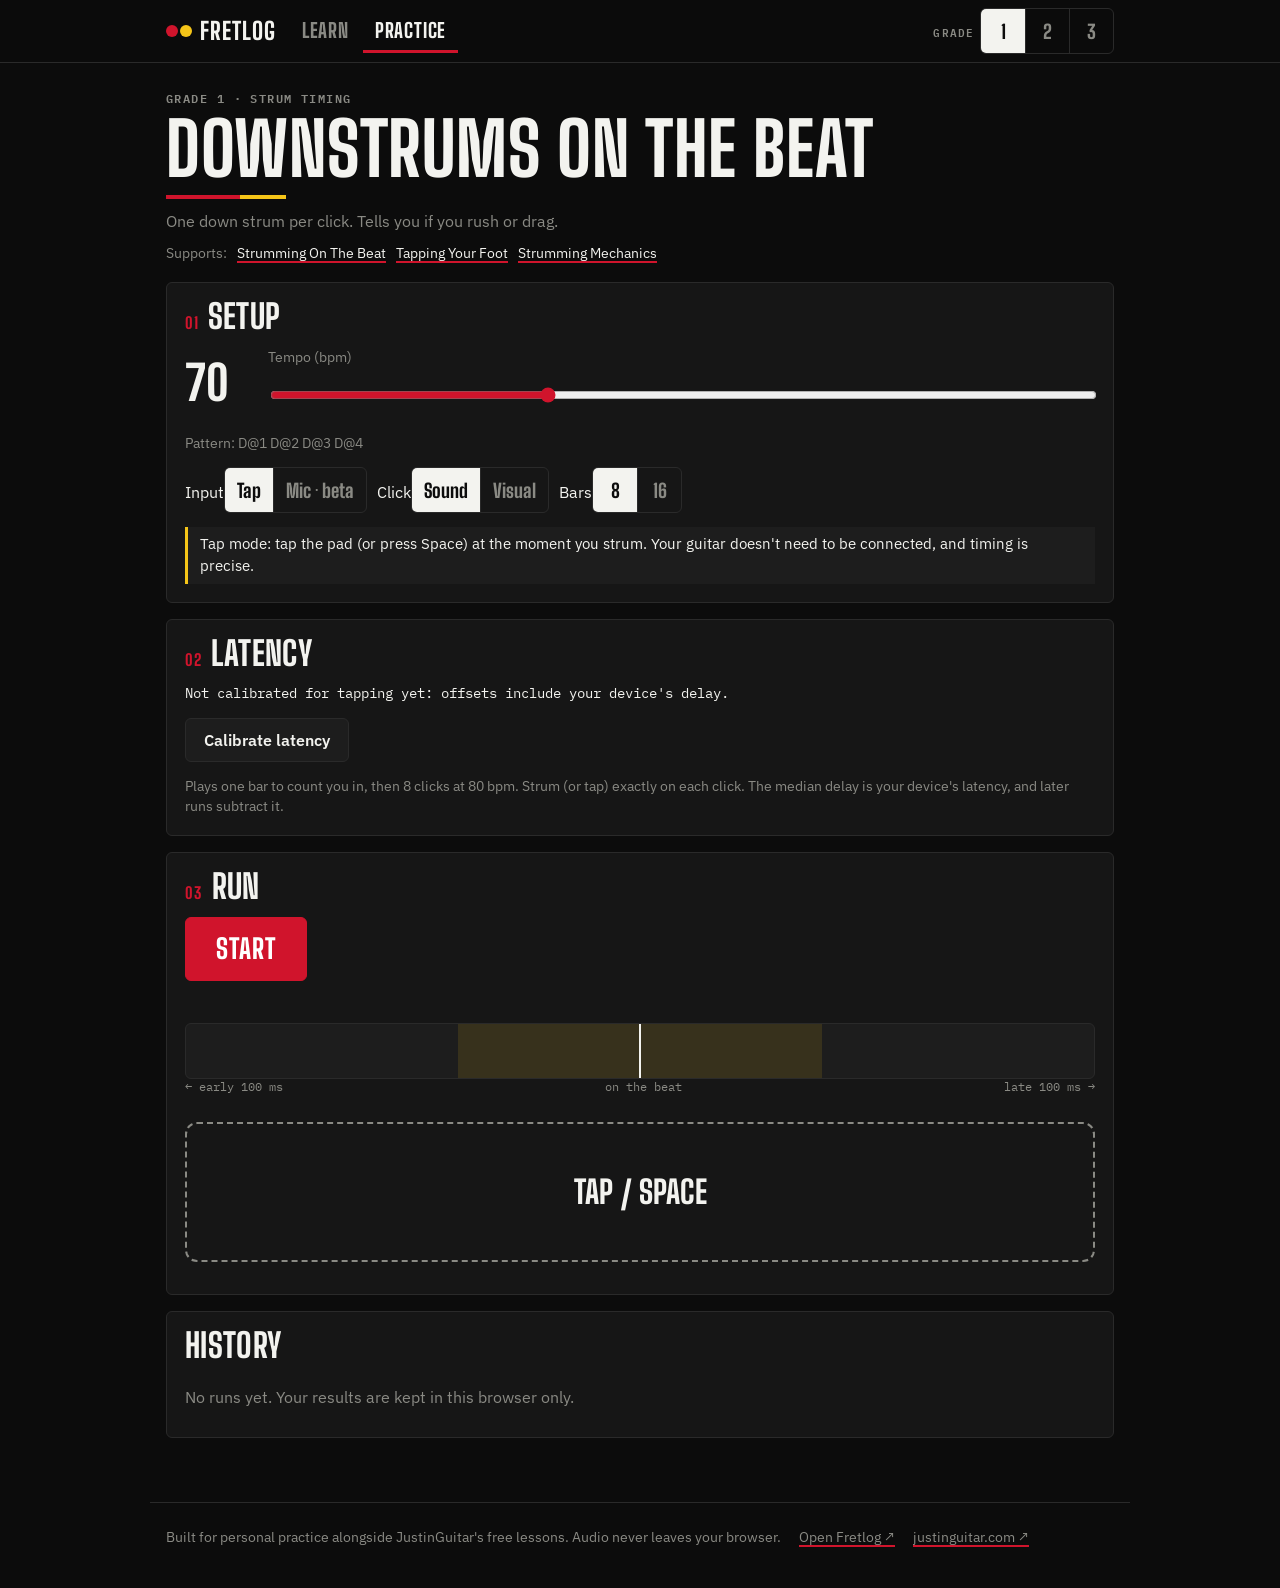
<file: timing.html>
<!doctype html>
<html lang="en">
<head>
<meta charset="utf-8">
<meta name="viewport" content="width=device-width, initial-scale=1, viewport-fit=cover">
<title>Strum Timing Trainer</title>
<meta name="description" content="Strum along with a metronome and see whether you rush or drag, hit by hit.">
<meta name="theme-color" content="#0c0c0c">
<link rel="preconnect" href="https://fonts.googleapis.com">
<link rel="preconnect" href="https://fonts.gstatic.com" crossorigin>
<link rel="stylesheet" href="https://fonts.googleapis.com/css2?family=Big+Shoulders+Display:wght@700;800&family=IBM+Plex+Mono:wght@400;600&family=IBM+Plex+Sans:wght@400;600&display=swap">
<link rel="stylesheet" href="common.css">
<link rel="icon" href="data:image/svg+xml,%3Csvg xmlns='http://www.w3.org/2000/svg' viewBox='0 0 16 16'%3E%3Ccircle cx='5' cy='8' r='4' fill='%23d0142c'/%3E%3Ccircle cx='12' cy='8' r='3' fill='%23f5c518'/%3E%3C/svg%3E">
<style>
.bpm { display: flex; align-items: center; gap: 14px; }
.bpm b { font: 800 3rem/1 var(--f-display); min-width: 3ch; font-variant-numeric: tabular-nums; }
.bpm input { flex: 1; }
.lights { display: flex; gap: 10px; }
.lights i { width: 26px; height: 26px; border-radius: 50%; border: 2px solid var(--line); }
.lights i.acc { border-color: var(--grey); }
.lights i.on { background: var(--yellow); border-color: var(--yellow); }
.lane { display: grid; gap: 6px; }
.slot { border: 2px solid var(--line); border-radius: var(--r); min-height: 64px; display: flex; flex-direction: column; align-items: center; justify-content: center; font: 800 1.6rem/1 var(--f-display); }
.slot small { font: .7rem var(--f-mono); color: var(--grey); }
.slot.ok { border-color: var(--yellow); color: var(--yellow); }
.slot.off { border-color: var(--red); color: var(--red); }
.slot.miss { border-style: dashed; color: var(--grey); }
.slot.now { background: var(--panel-2); }
.strip { position: relative; height: 56px; border: 1px solid var(--line); border-radius: var(--r); background: var(--panel-2); overflow: hidden; }
.strip .band { position: absolute; top: 0; bottom: 0; background: rgba(245, 197, 24, .12); }
.strip .mid { position: absolute; top: 0; bottom: 0; width: 2px; left: calc(50% - 1px); background: var(--ink); }
.strip i { position: absolute; top: 50%; width: 12px; height: 12px; margin: -6px 0 0 -6px; border-radius: 50%; background: var(--grey); }
.strip i.ok { background: var(--yellow); }
.strip i.off { background: var(--red); }
.strip i.new { width: 18px; height: 18px; margin: -9px 0 0 -9px; }
.strip-lab { display: flex; justify-content: space-between; font: .75rem var(--f-mono); color: var(--grey); }
.tapzone { min-height: 140px; border: 2px dashed var(--grey); border-radius: 12px; display: flex; align-items: center; justify-content: center; font: 800 2rem var(--f-display); text-transform: uppercase; cursor: pointer; user-select: none; -webkit-user-select: none; touch-action: manipulation; }
.tapzone.hit { border-color: var(--yellow); color: var(--yellow); }
.live-stats { display: flex; flex-wrap: wrap; gap: 18px; font: .95rem var(--f-mono); }
.live-stats b { font: 800 1.8rem/1 var(--f-display); display: block; color: var(--yellow); }
</style>
</head>
<body>
<main class="wrap">
  <section class="intro" id="intro"></section>
  <div class="stack">
    <section class="panel" aria-labelledby="h-set">
      <header><h2 id="h-set"><span class="step">01</span>Setup</h2></header>
      <div class="bpm"><b id="bpmv" class="mono">70</b><label class="field" style="flex:1">Tempo (bpm)<input type="range" id="bpm"></label></div>
      <p class="small muted" id="unit"></p>
      <div class="row">
        <div class="field">Input<div class="seg" role="group" aria-label="Input" id="mode">
          <button type="button" data-m="tap" aria-pressed="true">Tap</button><button type="button" data-m="mic" aria-pressed="false">Mic · beta</button></div></div>
        <div class="field">Click<div class="seg" role="group" aria-label="Metronome sound" id="snd">
          <button type="button" data-s="1" aria-pressed="true">Sound</button><button type="button" data-s="0" aria-pressed="false">Visual</button></div></div>
        <div class="field">Bars<div class="seg" role="group" aria-label="Bars" id="bars">
          <button type="button" data-b="8" aria-pressed="true">8</button><button type="button" data-b="16" aria-pressed="false">16</button></div></div>
      </div>
      <p class="note" id="modenote"></p>
    </section>

    <section class="panel" aria-labelledby="h-mic" id="micpanel" hidden>
      <header><h2 id="h-mic"><span class="step">02</span>Input</h2></header>
      <div id="mic" class="stack"></div>
    </section>

    <section class="panel" aria-labelledby="h-lat">
      <header><h2 id="h-lat"><span class="step" id="latstep">02</span>Latency</h2></header>
      <p id="latline" class="mono small"></p>
      <div class="row"><button type="button" class="btn" id="latbtn">Calibrate latency</button></div>
      <p class="small muted">Plays one bar to count you in, then 8 clicks at 80 bpm. Strum (or tap) exactly on each click. The median delay is your device's latency, and later runs subtract it.</p>
    </section>

    <section class="panel" aria-labelledby="h-run">
      <header><h2 id="h-run"><span class="step" id="runstep">03</span>Run</h2><span class="small mono" id="status" aria-live="polite"></span></header>
      <div class="row"><button type="button" class="btn red big" id="start">Start</button><button type="button" class="btn ghost" id="stop" hidden>Stop</button></div>
      <div class="lights" id="lights" aria-hidden="true"></div>
      <div class="lane" id="lane"></div>
      <div><div class="strip" id="strip" aria-hidden="true"><div class="band" id="band"></div><div class="mid"></div></div>
        <div class="strip-lab"><span>← early 100 ms</span><span>on the beat</span><span>late 100 ms →</span></div></div>
      <div class="live-stats" id="live" aria-live="off"></div>
      <div class="tapzone" id="tapzone" role="button" tabindex="0" aria-label="Tap here, or press Space, on each strum">Tap / Space</div>
      <div id="result"></div>
    </section>

    <section class="panel" aria-labelledby="h-hist">
      <header><h2 id="h-hist">History</h2></header>
      <div id="hist"></div>
    </section>
  </div>
</main>
<script src="dsp.js"></script>
<script src="chords.js"></script>
<script src="lessons.js"></script>
<script src="exercises.js"></script>
<script src="common.js"></script>
<script>
(function () {
  "use strict";
  const D = FretDSP, $ = F.$, esc = F.esc;
  const hit = F.exerciseFromHash("timing"), ex = hit ? hit.ex : F.firstExercise("timing", F.grade());
  const P = ex.params;
  F.chrome("practice", () => { location.href = "index.html"; });
  F.exerciseIntro($("#intro"), ex);

  // ----- settings -----
  let bpm = +F.store.get("bpm." + ex.id, P.bpm[2]) || P.bpm[2], mode = F.store.get("tmode", "tap") === "mic" ? "mic" : "tap", sound = true, bars = P.bars || 8;
  const bpmIn = $("#bpm"); bpmIn.min = P.bpm[0]; bpmIn.max = P.bpm[1]; bpmIn.step = 1; bpmIn.value = bpm; $("#bpmv").textContent = bpm;
  bpmIn.addEventListener("input", () => { bpm = +bpmIn.value; $("#bpmv").textContent = bpm; F.store.set("bpm." + ex.id, bpm); });
  $("#unit").textContent = (P.unit ? `Tempo counts ${P.unit}. ` : "") + (P.swing ? "Swung: the “and” lands two-thirds through the beat. " : "") + `Pattern: ${patternText()}`;
  function patternText() { return P.hits.map((h, i) => `${P.strokes[i] || "D"}@${countName(h)}`).join(" "); }
  function countName(h) { const b = Math.floor(h) + 1, f = h % 1; return f === 0 ? String(b) : Math.abs(f - .5) < 1e-6 ? b + "&" : Math.abs(f - .25) < 1e-6 ? b + "e" : b + "a"; }
  const seg = (sel, attr, fn) => $(sel).addEventListener("click", e => { const b = e.target.closest(`[data-${attr}]`); if (!b || run) return; F.$$(`${sel} [data-${attr}]`).forEach(x => x.setAttribute("aria-pressed", String(x === b))); fn(b.dataset[attr]); });
  seg("#mode", "m", v => { mode = v; F.store.set("tmode", v); paintMode(); });
  seg("#snd", "s", v => { sound = v === "1"; });
  seg("#bars", "b", v => { bars = +v; });
  F.$$("#mode [data-m]").forEach(x => x.setAttribute("aria-pressed", String(x.dataset.m === mode)));

  // ----- audio -----
  const mic = new F.Mic();
  let ctx = null, det = null;
  const getCtx = () => { if (mic.ctx) return (ctx = mic.ctx); if (!ctx) ctx = new (window.AudioContext || window.webkitAudioContext)(); return ctx; };
  F.micPanel($("#mic"), mic, {
    async onReady() {
      ctx = mic.ctx;
      try { await mic.sampleStream(onSamples); } catch (e) { $("#modenote").textContent = "This browser can't stream raw audio (AudioWorklet), so mic mode won't work here. Use Tap."; }
      paintLatency();
    },
  });
  function onSamples(m) {
    if (!run || mode !== "mic" || !det) return;
    det.opts.minRms = mic.floor;
    det.push(m.data, m.start).forEach(idx => addOnset(idx / ctx.sampleRate - latency()));
  }
  const latKey = () => mode === "tap" ? "lat.tap" : "lat.mic." + mic.deviceKey;
  const latency = () => (+F.store.get(latKey(), 0) || 0) / 1000;
  function paintLatency() {
    const v = F.store.get(latKey(), null);
    $("#latline").textContent = v == null ? `Not calibrated for ${mode === "tap" ? "tapping" : "this input"} yet: offsets include your device's delay.` : `Latency (${mode === "tap" ? "tap" : mic.deviceLabel || "mic"}): ${Math.round(v)} ms, subtracted from every hit.`;
  }
  function paintMode() {
    $("#micpanel").hidden = mode !== "mic";
    $("#latstep").textContent = mode === "mic" ? "03" : "02"; $("#runstep").textContent = mode === "mic" ? "04" : "03";
    $("#tapzone").hidden = mode !== "tap";
    $("#modenote").innerHTML = mode === "tap"
      ? "Tap mode: tap the pad (or press Space) at the moment you strum. Your guitar doesn't need to be connected, and timing is precise."
      : "Mic mode is experimental: it can miss soft up-strums or hear a ringing chord as an extra strum. Use headphones for the click if you're on a phone or laptop mic; a USB amp input doesn't hear the click.";
    paintLatency();
  }

  // ----- metronome -----
  function click(t, accent) {
    if (!sound) return;
    const c = getCtx(), o = c.createOscillator(), g = c.createGain();
    o.frequency.value = D.C.CLICK_HZ; o.type = "sine";
    const peak = accent ? 0.6 : 0.3;
    g.gain.setValueAtTime(0, t); g.gain.linearRampToValueAtTime(peak, t + 0.0025); g.gain.exponentialRampToValueAtTime(0.001, t + 0.05);
    o.connect(g); g.connect(c.destination); o.start(t); o.stop(t + 0.06);
  }

  // ----- run -----
  let run = null;
  const lights = $("#lights"), lane = $("#lane"), strip = $("#strip");
  const tolPct = D.C.TIMING_TOL_MS / 100 * 50;
  $("#band").style.left = (50 - tolPct) + "%"; $("#band").style.width = (2 * tolPct) + "%";

  function start(calib) {
    if (run) return;
    const c = getCtx(); c.resume && c.resume();
    const p = calib ? { bpm: 80, beatsPerBar: 4, hits: [0, 1, 2, 3], strokes: "DDDD", bars: 2, accents: [0] } : { bpm, beatsPerBar: P.beatsPerBar, hits: P.hits, strokes: P.strokes, bars, swing: P.swing, accents: P.accents || [0] };
    const beat = 60 / p.bpm, T0 = c.currentTime + 0.4, Ts = T0 + p.beatsPerBar * beat;
    const expected = D.patternTimes(Object.assign({ t0: Ts }, p));
    const clicks = [];
    for (let b = 0; b < (p.bars + 1) * p.beatsPerBar; b++) clicks.push({ t: T0 + b * beat, acc: p.accents.includes(b % p.beatsPerBar), i: b % p.beatsPerBar });
    let gap = Infinity; for (let i = 1; i < expected.length; i++) gap = Math.min(gap, expected[i].t - expected[i - 1].t);
    if (mode === "mic") {
      if (!mic.ctx) { $("#status").textContent = "Enable the microphone first, or switch to Tap."; return; }
      det = D.createFluxOnsetDetector({ sampleRate: c.sampleRate, refractoryMs: Math.min(80, 600 * gap), minRms: mic.floor });
    }
    run = { calib, p, beat, T0, Ts, expected, clicks, next: 0, onsets: [], end: expected[expected.length - 1].t + Math.min(0.5, beat), shown: new Set() };
    $("#result").innerHTML = ""; $("#start").hidden = true; $("#stop").hidden = false; $("#latbtn").disabled = true;
    lights.innerHTML = Array.from({ length: p.beatsPerBar }, (_, i) => `<i class="${p.accents.includes(i) ? "acc" : ""}"></i>`).join("");
    lane.style.gridTemplateColumns = `repeat(${Math.min(p.hits.length, 12)}, minmax(0, 1fr))`;
    lane.innerHTML = p.hits.map((h, i) => `<div class="slot" data-i="${i}">${esc(p.strokes[i] || "D")}<small>${countName(h)}</small></div>`).join("");
    strip.querySelectorAll("i").forEach(x => x.remove()); $("#live").innerHTML = "";
    F.wake.on();
    run.sched = setInterval(schedule, 25); schedule();
    run.raf = requestAnimationFrame(frame);
    if (mode === "tap") $("#tapzone").focus();
  }
  function schedule() {
    if (!run) return;
    const now = ctx.currentTime;
    while (run.next < run.clicks.length && run.clicks[run.next].t < now + 0.12) { const k = run.clicks[run.next++]; click(k.t, k.acc); }
  }
  function frame() {
    if (!run) return;
    const now = ctx.currentTime, r = run;
    let cur = -1; for (const k of r.clicks) if (k.t <= now && now - k.t < r.beat * .5) cur = k.i;
    F.$$("i", lights).forEach((x, i) => x.classList.toggle("on", i === cur));
    if (now < r.Ts) $("#status").textContent = "Count-in…";
    else $("#status").textContent = r.calib ? "Calibrating: strum on every click" : `Bar ${Math.min(r.p.bars, Math.floor((now - r.Ts) / (r.beat * r.p.beatsPerBar)) + 1)} / ${r.p.bars}`;
    // slots: highlight the current position within the bar, mark judged hits
    const barNow = Math.floor((now - r.Ts) / (r.beat * r.p.beatsPerBar));
    F.$$(".slot", lane).forEach((s, i) => {
      const e = r.expected.find(x => x.bar === barNow && x.i === i);
      s.classList.toggle("now", !!e && Math.abs(now - e.t) < 0.08);
    });
    r.expected.forEach((e, k) => {
      if (r.shown.has(k) || now < e.t + 0.16) return;
      r.shown.add(k);
      const m = D.matchHits(r.onsets, [e], D.C.TIMING_WINDOW_MS / 1000).offsets[0];
      const s = lane.querySelector(`[data-i="${e.i}"]`);
      s.classList.remove("ok", "off", "miss");
      s.classList.add(m == null ? "miss" : Math.abs(m) * 1000 <= D.C.TIMING_TOL_MS ? "ok" : "off");
      if (m != null) dot(m * 1000);
    });
    if (now > r.end) return finish();
    r.raf = requestAnimationFrame(frame);
  }
  function dot(ms) {
    strip.querySelectorAll("i.new").forEach(x => x.classList.remove("new"));
    const d = document.createElement("i");
    d.className = "new " + (Math.abs(ms) <= D.C.TIMING_TOL_MS ? "ok" : "off");
    d.style.left = Math.max(1, Math.min(99, 50 + ms / 2)) + "%";
    strip.append(d);
    const all = strip.querySelectorAll("i"); if (all.length > 24) all[0].remove();
    const st = D.timingStats(D.matchHits(run.onsets, run.expected.filter((_, k) => run.shown.has(k))).offsets);
    $("#live").innerHTML = `<span><b>${F.minus(st.mean)} ms</b>mean</span><span><b>${Math.round(st.sd)} ms</b>spread</span><span><b>${st.inTimePct}%</b>in time</span>`;
  }
  function addOnset(t) { if (run) run.onsets.push(t); }
  function tapAt(ev) {
    if (!run || mode !== "tap") return;
    let t = ctx.currentTime;
    try { const ts = ctx.getOutputTimestamp(); if (ts && ts.performanceTime) t = ts.contextTime + (ev.timeStamp - ts.performanceTime) / 1000; } catch (e) { /* use currentTime */ }
    addOnset(t - latency());
    const z = $("#tapzone"); z.classList.add("hit"); setTimeout(() => z.classList.remove("hit"), 90);
  }
  $("#tapzone").addEventListener("pointerdown", e => { e.preventDefault(); tapAt(e); });
  document.addEventListener("keydown", e => {
    if (!run) return;
    if (e.code === "Space") { e.preventDefault(); if (!e.repeat) tapAt(e); }
    if (e.key === "Escape") stop();
  });

  function stop() { if (!run) return; cleanup(); $("#status").textContent = "Stopped."; }
  function cleanup() {
    clearInterval(run.sched); cancelAnimationFrame(run.raf); run = null; det = null;
    $("#start").hidden = false; $("#stop").hidden = true; $("#latbtn").disabled = false; F.wake.off();
    F.$$("i", lights).forEach(x => x.classList.remove("on"));
  }
  function finish() {
    const r = run; cleanup();
    const w = D.C.TIMING_WINDOW_MS / 1000;
    // only strums inside the scored bars count (not the count-in or after the last bar)
    const on = r.onsets.filter(t => t >= r.Ts - w && t <= r.expected[r.expected.length - 1].t + w);
    const m = D.matchHits(on, r.expected, r.calib ? 0.25 : undefined);
    if (r.calib) {
      // latency was already subtracted from the onsets: add it back
      const offs = m.offsets.filter(x => x != null);
      if (offs.length < 6) { $("#status").textContent = `Only heard ${offs.length} of 8 — try again${mode === "mic" ? " (check the input level)" : ""}.`; return; }
      const ms = (D.median(offs) + latency()) * 1000;
      F.store.set(latKey(), Math.round(ms)); paintLatency();
      $("#status").textContent = `Latency set to ${Math.round(ms)} ms.`;
      return;
    }
    const st = D.timingStats(m.offsets);
    $("#status").textContent = "Done.";
    const tempo = `${r.p.bpm} bpm`;
    const copy = `Grade ${ex.grade} · Strum timing · ${ex.title} · ${tempo} · mean ${F.minus(st.mean)} ms · ${st.inTimePct}% in time`;
    const verdict = Math.abs(st.mean) <= 10 ? "on the beat" : st.mean < 0 ? "rushing a little" : "dragging a little";
    F.resultCard($("#result"), {
      headline: `<em>${st.inTimePct}%</em> in time`,
      line: `${tempo} · mean ${F.minus(st.mean)} ms (${verdict}) · spread ${Math.round(st.sd)} ms · ${st.hits}/${r.expected.length} hits · ${st.misses} missed · ${m.extras} extra · ${mode === "mic" ? "mic" : "tap"}`,
      copy, onAgain: () => start(false),
    });
    F.history(ex.id).add({ group: tempo, score: st.inTimePct, mean: Math.round(st.mean), sd: Math.round(st.sd), mode, text: `${st.inTimePct}% · mean ${F.minus(st.mean)} ms · ±${Math.round(st.sd)}` });
    renderHist();
  }
  $("#start").addEventListener("click", () => start(false));
  $("#stop").addEventListener("click", stop);
  $("#latbtn").addEventListener("click", () => start(true));
  function renderHist() { F.renderHistory($("#hist"), ex, { fmt: r => r.score + "%" }); }
  window.addEventListener("hashchange", () => location.reload());
  paintMode(); renderHist();
})();
</script>
</body>
</html>
</file>
<file: common.css>
/* Fretlog practice site — one committed dark, stage-like look.
   Palette nods to Lateralus: black, white, red, yellow. Red = primary action / recording, yellow = live highlight. */
:root {
  --black: #0c0c0c; --ink: #f3f3ef; --red: #d0142c; --yellow: #f5c518; --grey: #8a8a84;
  --panel: #161616; --line: #2a2a2a; --panel-2: #1d1d1d;
  --f-display: "Big Shoulders Display", Impact, "Arial Narrow", sans-serif;
  --f-body: "IBM Plex Sans", system-ui, -apple-system, "Segoe UI", sans-serif;
  --f-mono: "IBM Plex Mono", ui-monospace, SFMono-Regular, Menlo, monospace;
  --r: 6px;
  color-scheme: dark;
}
* { box-sizing: border-box; }
[hidden] { display: none !important; }
html { -webkit-text-size-adjust: 100%; }
body { margin: 0; background: var(--black); color: var(--ink); font: 16px/1.5 var(--f-body); overflow-x: hidden; }
img, svg { max-width: 100%; }
a { color: var(--ink); text-decoration-color: var(--red); text-underline-offset: 3px; text-decoration-thickness: 2px; }
a:hover { color: var(--yellow); }
:focus-visible { outline: 3px solid var(--yellow); outline-offset: 2px; }
button, input, select { font: inherit; color: inherit; }
h1, h2, h3 { font-family: var(--f-display); font-weight: 800; text-transform: uppercase; letter-spacing: .01em; line-height: .95; margin: 0; text-wrap: balance; }
h1 { font-size: clamp(2.6rem, 9vw, 4.6rem); }
h2 { font-size: clamp(1.6rem, 5vw, 2.1rem); }
h3 { font-size: 1.35rem; }
p { margin: 0; }
.mono { font-family: var(--f-mono); font-variant-numeric: tabular-nums; }
.muted { color: var(--grey); }
.small { font-size: .85rem; }
.wrap { max-width: 980px; margin: 0 auto; padding: 0 16px 64px; }
.stack { display: flex; flex-direction: column; gap: 16px; }
.row { display: flex; flex-wrap: wrap; gap: 10px; align-items: center; }
.eyebrow { font: 600 .75rem/1.2 var(--f-mono); letter-spacing: .12em; text-transform: uppercase; color: var(--grey); }
.sr { position: absolute; width: 1px; height: 1px; overflow: hidden; clip: rect(0 0 0 0); white-space: nowrap; }

/* ---------- top bar ---------- */
.top { position: sticky; top: 0; z-index: 20; background: color-mix(in srgb, var(--black) 92%, transparent); backdrop-filter: blur(8px); border-bottom: 1px solid var(--line); }
.top-in { max-width: 980px; margin: 0 auto; padding: 8px 16px; display: flex; flex-wrap: wrap; align-items: center; gap: 8px 14px; }
.brand { font: 800 1.5rem/1 var(--f-display); text-transform: uppercase; letter-spacing: .04em; text-decoration: none; display: flex; align-items: center; gap: 8px; min-height: 44px; }
.brand i { width: 12px; height: 12px; border-radius: 50%; background: var(--red); box-shadow: 14px 0 0 var(--yellow); margin-right: 14px; }
.nav { display: flex; gap: 2px; }
.nav a { font: 800 1.25rem/1 var(--f-display); text-transform: uppercase; letter-spacing: .04em; text-decoration: none; padding: 0 12px; min-height: 44px; display: flex; align-items: center; color: var(--grey); border-bottom: 3px solid transparent; }
.nav a[aria-current="page"] { color: var(--ink); border-bottom-color: var(--red); }
.nav a:hover { color: var(--ink); }
.grade { margin-left: auto; display: flex; align-items: center; gap: 6px; }
.grade span { font: 600 .7rem var(--f-mono); letter-spacing: .1em; text-transform: uppercase; color: var(--grey); }
.seg { display: inline-flex; border: 1px solid var(--line); border-radius: var(--r); overflow: hidden; }
.seg button { min-width: 44px; min-height: 44px; border: 0; background: transparent; cursor: pointer; font: 800 1.2rem var(--f-display); color: var(--grey); padding: 0 12px; }
.seg button + button { border-left: 1px solid var(--line); }
.seg button[aria-pressed="true"] { background: var(--ink); color: var(--black); }
@media (max-width: 430px) { .brand span { display: none; } .brand i { margin-right: 10px; } .nav a { padding: 0 8px; } .grade span { display: none; } }

/* ---------- headings / page intro ---------- */
.intro { padding: 28px 0 18px; display: flex; flex-direction: column; gap: 10px; }
.intro p { color: var(--grey); max-width: 60ch; }
.rule { height: 4px; background: linear-gradient(90deg, var(--red) 0 61.8%, var(--yellow) 61.8% 100%); border: 0; margin: 0; width: 120px; }

/* ---------- buttons ---------- */
.btn { display: inline-flex; align-items: center; justify-content: center; gap: 8px; min-height: 44px; padding: 0 18px; border-radius: var(--r); border: 1px solid var(--line); background: var(--panel-2); color: var(--ink); font-weight: 600; cursor: pointer; text-decoration: none; }
.btn:hover { border-color: var(--grey); color: var(--ink); }
.btn.red { background: var(--red); border-color: var(--red); color: #fff; }
.btn.red:hover { filter: brightness(1.12); }
.btn.big { min-height: 64px; padding: 0 30px; font: 800 1.7rem/1 var(--f-display); text-transform: uppercase; letter-spacing: .04em; }
.btn.ghost { background: transparent; }
.btn.sm { min-height: 44px; padding: 0 12px; font-size: .9rem; }
.btn:disabled { opacity: .45; cursor: not-allowed; filter: none; }
.chip { min-height: 44px; padding: 0 14px; border-radius: 999px; border: 1px solid var(--line); background: transparent; cursor: pointer; font: 700 1.1rem var(--f-display); letter-spacing: .03em; color: var(--ink); }
.chip[aria-pressed="true"] { background: var(--yellow); border-color: var(--yellow); color: var(--black); }
.chip:hover { border-color: var(--grey); }
select, input[type="number"] { min-height: 44px; background: var(--panel-2); border: 1px solid var(--line); border-radius: var(--r); padding: 0 10px; max-width: 100%; }
input[type="range"] { accent-color: var(--red); width: 100%; min-height: 44px; }
label.field { display: flex; flex-direction: column; gap: 4px; font-size: .85rem; color: var(--grey); min-width: 0; }

/* ---------- panels ---------- */
.panel { background: var(--panel); border: 1px solid var(--line); border-radius: var(--r); padding: 18px; display: flex; flex-direction: column; gap: 14px; min-width: 0; }
.panel > header { display: flex; align-items: baseline; justify-content: space-between; gap: 10px; flex-wrap: wrap; }
.step { font: 800 1rem var(--f-display); color: var(--red); letter-spacing: .08em; margin-right: 8px; }
.note { border-left: 3px solid var(--yellow); padding: 6px 12px; color: var(--ink); background: var(--panel-2); font-size: .92rem; }
.note.err { border-left-color: var(--red); }
.empty { color: var(--grey); padding: 10px 0; }

/* ---------- mic panel ---------- */
.meter { position: relative; height: 14px; background: var(--panel-2); border: 1px solid var(--line); border-radius: 3px; overflow: hidden; }
.meter i { position: absolute; inset: 0 auto 0 0; width: 0; background: var(--grey); transition: width 60ms linear; }
.meter i.hot { background: var(--yellow); }
.meter b { position: absolute; top: -2px; bottom: -2px; width: 2px; background: var(--red); left: 0; }
.mic-grid { display: grid; grid-template-columns: repeat(auto-fit, minmax(200px, 1fr)); gap: 12px; }

/* ---------- cards ---------- */
.cards { display: grid; grid-template-columns: repeat(auto-fill, minmax(min(100%, 290px), 1fr)); gap: 14px; }
.card { background: var(--panel); border: 1px solid var(--line); border-radius: var(--r); padding: 18px; display: flex; flex-direction: column; gap: 10px; position: relative; min-width: 0; }
.card:hover { border-color: var(--grey); }
.card h3 a { text-decoration: none; }
.card h3 a::after { content: ""; position: absolute; inset: 0; }
.card .best { font: 800 1.6rem/1.05 var(--f-display); color: var(--yellow); }
.card .lessons { display: flex; flex-wrap: wrap; gap: 6px; position: relative; z-index: 1; }
.card .lessons a { font-size: .8rem; color: var(--grey); border: 1px solid var(--line); border-radius: 999px; padding: 6px 10px; text-decoration: none; min-height: 32px; display: inline-flex; align-items: center; }
.card .lessons a:hover { color: var(--ink); border-color: var(--grey); }
.tag { font: 600 .7rem var(--f-mono); letter-spacing: .1em; text-transform: uppercase; color: var(--red); }

/* ---------- chord diagrams ---------- */
.diagram { color: var(--ink); }
.diagram svg { display: block; width: 100%; height: auto; }
.diagram .ring { fill: none; stroke: transparent; stroke-width: 4; transition: stroke .12s; }
.diagram.live .ring { stroke: var(--yellow); }

/* ---------- history ---------- */
.hist-groups { display: grid; grid-template-columns: repeat(auto-fill, minmax(min(100%, 200px), 1fr)); gap: 10px; }
.hist-group { border: 1px solid var(--line); border-radius: var(--r); padding: 10px 12px; display: flex; flex-direction: column; gap: 4px; }
.hist-group b { font: 800 1.6rem/1 var(--f-display); color: var(--yellow); }
.hist-group svg { width: 100%; height: 32px; }
.hist-list { list-style: none; padding: 0; margin: 0; font: .85rem/1.4 var(--f-mono); }
.hist-list li { display: flex; justify-content: space-between; gap: 10px; padding: 6px 0; border-bottom: 1px solid var(--line); }
.hist-list li span:last-child { text-align: right; }

/* ---------- result card ---------- */
.result { border: 2px solid var(--yellow); background: var(--panel); border-radius: var(--r); padding: 20px; display: flex; flex-direction: column; gap: 12px; }
.result .headline { font: 800 clamp(1.8rem, 7vw, 3rem)/1 var(--f-display); text-transform: uppercase; }
.result .headline em { font-style: normal; color: var(--yellow); }
.result textarea { width: 100%; background: var(--panel-2); color: var(--ink); border: 1px solid var(--line); font: .95rem var(--f-mono); padding: 8px; border-radius: var(--r); }

footer.foot { max-width: 980px; margin: 0 auto; padding: 24px 16px 40px; color: var(--grey); font-size: .85rem; border-top: 1px solid var(--line); display: flex; flex-wrap: wrap; gap: 8px 18px; }
footer.foot a { color: var(--grey); }

@media (prefers-reduced-motion: reduce) {
  *, *::before, *::after { transition: none !important; animation: none !important; scroll-behavior: auto !important; }
}
</file>
